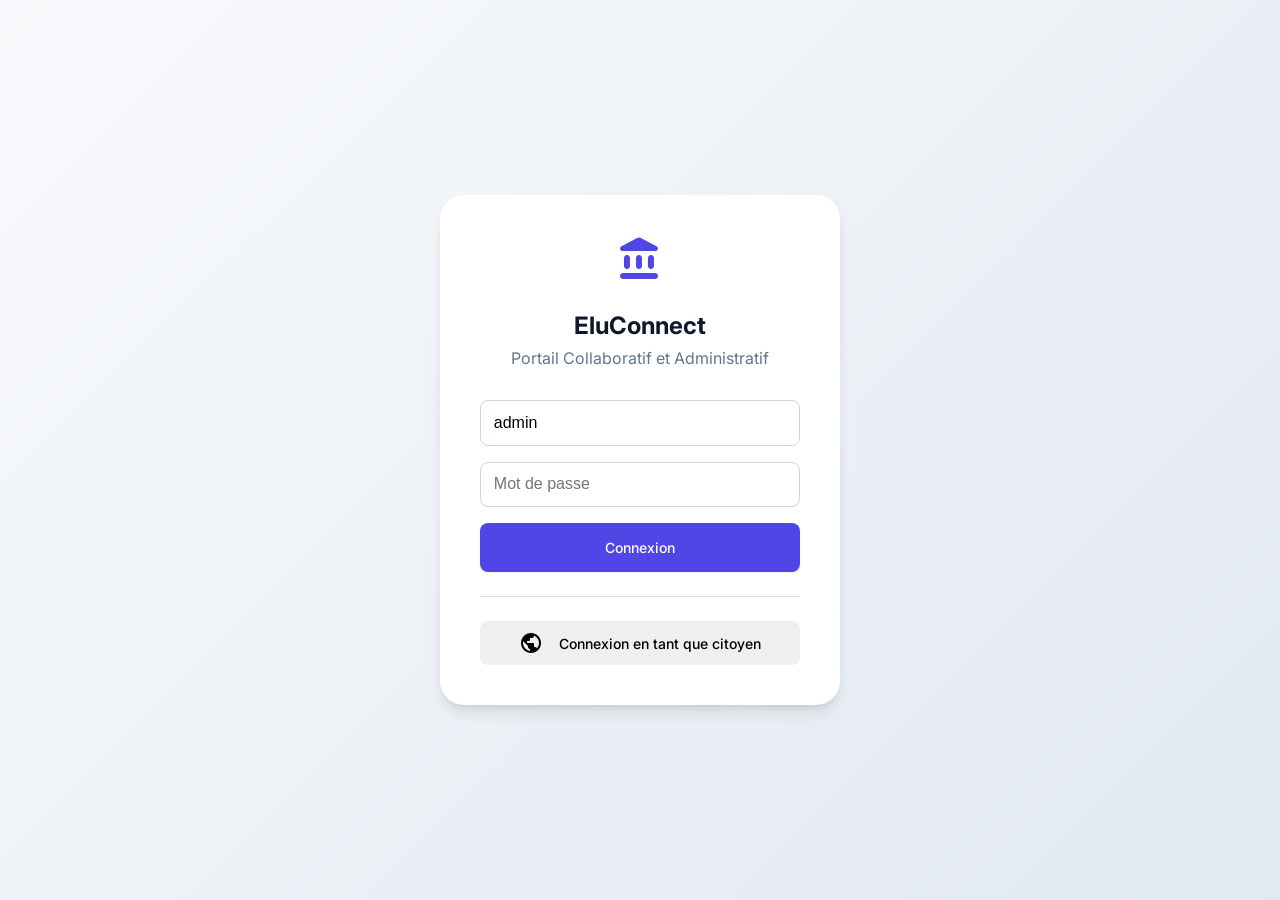
<file: Outils élus/index.html>
<!DOCTYPE html>
<html lang="fr" data-theme="light">
<head>
    <meta charset="UTF-8">
    <meta name="viewport" content="width=device-width, initial-scale=1.0, maximum-scale=1.0, user-scalable=no">
    <title>EluConnect</title>
    
    <!-- PWA Manifest -->
    <link rel="manifest" href="manifest.json">
    <meta name="theme-color" content="#4f46e5">
    <meta name="description" content="Plateforme moderne de gestion pour les élus communaux et techniciens.">
    <link rel="apple-touch-icon" href="icon-192.png">

    <!-- CSS -->
    <link rel="stylesheet" href="style.css">
    
    <!-- Google Fonts: Inter -->
    <link rel="preconnect" href="https://fonts.googleapis.com">
    <link rel="preconnect" href="https://fonts.gstatic.com" crossorigin>
    <link href="https://fonts.googleapis.com/css2?family=Inter:wght@300;400;500;600;700;800&display=swap" rel="stylesheet">
    
    <!-- Material Icons -->
    <link href="https://fonts.googleapis.com/icon?family=Material+Icons+Round" rel="stylesheet">
</head>
<body>
    <!-- App Container -->
    <div id="app" class="app-container">
        <!-- Vues gérées dynamiquement par app.js -->
        <div id="loader" class="loader-view">
            <div class="spinner"></div>
            <p>Chargement d'EluConnect...</p>
        </div>
    </div>

    <!-- Scripts -->
    <script src="app.js"></script>
    
    <!-- Désinstallation forcée de l'ancien Service Worker pour empêcher le blocage du cache -->
    <script>
        if ('serviceWorker' in navigator) {
            navigator.serviceWorker.getRegistrations().then(function(registrations) {
                for(let registration of registrations) {
                    registration.unregister();
                    console.log("Service Worker désinstallé (vide le cache) !");
                }
            });
        }
    </script>
</body>
</html>
</file>
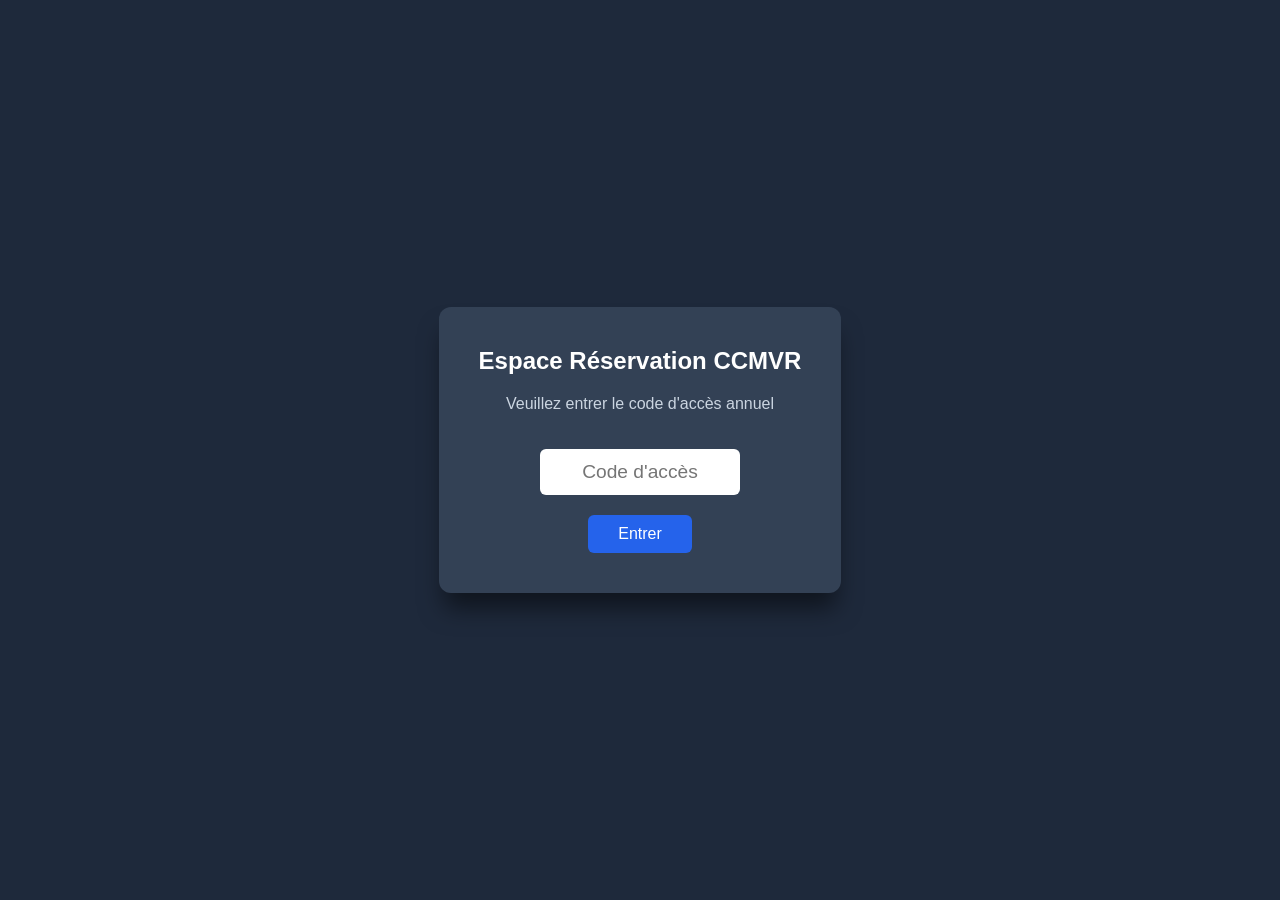
<file: Réservation matériel pédagogique/index.html>
<!DOCTYPE html>
<html lang="fr">

<head>
    <meta charset="UTF-8">
    <meta name="viewport" content="width=device-width, initial-scale=1.0">
    <title>Réservation Matériel CCMVR</title>
    <!-- Icônes FontAwesome -->
    <link href="https://cdnjs.cloudflare.com/ajax/libs/font-awesome/6.0.0/css/all.min.css" rel="stylesheet">

    <style>
        /* --- STYLES GÉNÉRAUX --- */
        :root {
            --primary: #2563eb;
            --primary-hover: #1d4ed8;
            --bg-color: #f8fafc;
            --text-color: #334155;
            --border-color: #e2e8f0;
        }

        body {
            margin: 0;
            padding: 0;
            font-family: 'Segoe UI', Roboto, Helvetica, Arial, sans-serif;
            background-color: var(--bg-color);
            color: var(--text-color);
        }

        * {
            box-sizing: border-box;
        }

        /* --- ÉCRAN DE VERROUILLAGE (Accès Général) --- */
        #access-lock-screen {
            position: fixed;
            inset: 0;
            z-index: 10000;
            background: #1e293b;
            color: white;
            display: flex;
            flex-direction: column;
            align-items: center;
            justify-content: center;
        }

        .lock-box {
            text-align: center;
            background: #334155;
            padding: 40px;
            border-radius: 12px;
            box-shadow: 0 20px 25px -5px rgba(0, 0, 0, 0.5);
        }

        .lock-input {
            padding: 12px;
            font-size: 1.2rem;
            border-radius: 6px;
            border: none;
            text-align: center;
            margin-top: 20px;
            width: 200px;
            color: #333;
        }

        .lock-btn {
            display: block;
            margin: 20px auto 0;
            padding: 10px 30px;
            font-size: 1rem;
            background: var(--primary);
            color: white;
            border: none;
            border-radius: 6px;
            cursor: pointer;
            transition: 0.3s;
        }

        .lock-btn:hover {
            background: var(--primary-hover);
        }

        /* --- APPLICATION PRINCIPALE --- */
        #app-container {
            display: none;
            height: 100vh;
            flex-direction: column;
        }

        /* Header */
        header {
            background: white;
            padding: 15px 20px;
            border-bottom: 1px solid var(--border-color);
            display: flex;
            justify-content: space-between;
            align-items: center;
            flex-wrap: wrap;
            gap: 15px;
        }

        .logo-area {
            display: flex;
            align-items: center;
            gap: 15px;
        }

        .logo-box {
            height: 50px;
            width: 80px;
            border: 2px solid #dbeafe;
            color: #1e40af;
            display: flex;
            align-items: center;
            justify-content: center;
            font-weight: bold;
            border-radius: 4px;
            background: white;
        }

        .app-title {
            border-left: 3px solid #cbd5e1;
            padding-left: 15px;
        }

        .app-title-header {
            display: flex;
            align-items: center;
            gap: 10px;
        }

        .app-title h1 {
            font-size: 1.25rem;
            font-weight: 700;
            margin: 0;
            color: #1e293b;
        }

        .app-title p {
            font-size: 0.85rem;
            color: #64748b;
            margin: 0;
        }

        /* Boutons */
        .btn {
            padding: 8px 16px;
            border-radius: 6px;
            border: none;
            cursor: pointer;
            font-size: 0.9rem;
            font-weight: 600;
            display: inline-flex;
            align-items: center;
            gap: 8px;
            transition: opacity 0.2s;
        }

        .btn:hover {
            opacity: 0.9;
        }

        .btn-primary {
            background-color: var(--primary);
            color: white;
        }

        .btn-success {
            background-color: #16a34a;
            color: white;
        }

        .btn-danger {
            background-color: #ef4444;
            color: white;
        }

        .btn-ghost {
            background: transparent;
            color: #64748b;
            font-size: 1.1rem;
            padding: 8px;
            border: 1px solid transparent;
        }

        .btn-ghost:hover {
            background-color: #f1f5f9;
        }

        /* Loader de données */
        #data-loader {
            position: absolute;
            inset: 0;
            background: rgba(255, 255, 255, 0.95);
            z-index: 5000;
            display: none;
            flex-direction: column;
            align-items: center;
            justify-content: center;
        }

        .spinner {
            width: 40px;
            height: 40px;
            border: 4px solid var(--border-color);
            border-top: 4px solid var(--primary);
            border-radius: 50%;
            animation: spin 1s linear infinite;
        }

        @keyframes spin {
            0% {
                transform: rotate(0deg);
            }

            100% {
                transform: rotate(360deg);
            }
        }

        /* Calendrier principal */
        .calendar-controls {
            padding: 15px 20px;
            background: white;
            display: flex;
            justify-content: space-between;
            align-items: center;
            border-bottom: 1px solid var(--border-color);
        }

        .calendar-wrapper {
            padding: 20px;
            overflow-x: auto;
            background: white;
            flex: 1;
        }

        .calendar-grid {
            display: grid;
            grid-template-columns: 220px repeat(var(--days-in-month, 30), minmax(40px, 1fr));
            border: 1px solid var(--border-color);
            min-width: 900px;
        }

        .cal-cell {
            padding: 8px;
            text-align: center;
            font-size: 0.85rem;
            border-right: 1px solid var(--border-color);
            border-bottom: 1px solid var(--border-color);
            background: #f8fafc;
            min-height: 50px;
            height: auto;
            position: relative;
            display: flex;
            align-items: center;
            justify-content: center;
        }

        .cal-header {
            font-weight: 600;
            background: #f1f5f9;
            height: auto;
            display: flex;
            flex-direction: column;
            justify-content: center;
        }

        .cal-weekend {
            background-color: #fff7ed;
            color: #9a3412;
        }

        .equip-row-header {
            position: sticky;
            left: 0;
            z-index: 10;
            background: white;
            text-align: left;
            padding: 10px 15px;
            font-weight: 600;
            color: #334155;
            display: flex;
            align-items: center;
            justify-content: space-between;
            border-right: 2px solid var(--border-color);
            border-bottom: 1px solid var(--border-color);
            min-height: 50px;
            height: auto;
            cursor: pointer;
            transition: 0.2s;
            gap: 10px;
        }

        .equip-row-header:hover {
            background-color: #f0f9ff;
            color: var(--primary);
        }

        /* Barres de réservation */
        .resa-bar {
            position: absolute;
            top: 15%;
            left: 0;
            height: 70%;
            background-color: var(--primary);
            color: white;
            font-size: 0.75rem;
            padding: 0 8px;
            display: flex;
            align-items: center;
            border-radius: 4px;
            overflow: hidden;
            white-space: nowrap;
            z-index: 5;
            cursor: pointer;
            box-shadow: 0 2px 4px rgba(0, 0, 0, 0.1);
            margin: 0;
        }

        .resa-bar.admin-mode {
            background-color: #ef4444;
        }

        /* Admin Panel */
        #admin-panel {
            background: #f1f5f9;
            padding: 20px;
            border-top: 1px solid var(--border-color);
            display: none;
        }

        #admin-list {
            display: grid;
            grid-template-columns: repeat(auto-fill, minmax(250px, 1fr));
            gap: 10px;
            margin-top: 15px;
        }

        .admin-item {
            background: white;
            padding: 8px 12px;
            border: 1px solid var(--border-color);
            border-radius: 6px;
            display: flex;
            align-items: center;
            gap: 10px;
        }

        .admin-item button:disabled {
            opacity: 0.3;
            cursor: default;
        }

        /* Admin Sections Deployables (Accordéon) */
        .admin-section-header {
            cursor: pointer;
            padding: 12px 15px;
            background: white;
            border: 1px solid var(--border-color);
            border-radius: 6px;
            display: flex;
            justify-content: space-between;
            align-items: center;
            transition: background 0.2s;
            margin-bottom: 10px;
            box-shadow: 0 1px 3px rgba(0, 0, 0, 0.05);
        }

        .admin-section-header:hover {
            background: #e2e8f0;
        }

        .admin-section-content {
            display: none;
            padding: 10px 5px 20px 5px;
            animation: fadeIn 0.3s ease;
        }

        .admin-toggle-icon {
            transition: transform 0.3s;
            color: #64748b;
            font-size: 1.1rem;
        }

        @keyframes fadeIn {
            from {
                opacity: 0;
                transform: translateY(-5px);
            }

            to {
                opacity: 1;
                transform: translateY(0);
            }
        }

        /* Modales */
        .modal-overlay {
            display: none;
            position: fixed;
            inset: 0;
            background: rgba(0, 0, 0, 0.5);
            z-index: 6000;
            align-items: center;
            justify-content: center;
            padding: 20px;
        }

        .modal-box {
            background: white;
            width: 100%;
            max-width: 500px;
            border-radius: 8px;
            padding: 25px;
            box-shadow: 0 10px 25px rgba(0, 0, 0, 0.3);
            max-height: 90vh;
            overflow-y: auto;
            position: relative;
            animation: slideIn 0.3s ease;
        }

        @keyframes slideIn {
            from {
                transform: translateY(20px);
                opacity: 0;
            }

            to {
                transform: translateY(0);
                opacity: 1;
            }
        }

        /* Formulaires */
        .form-group {
            margin-bottom: 15px;
        }

        .form-group label {
            display: block;
            margin-bottom: 5px;
            font-weight: 600;
            font-size: 0.9rem;
        }

        .form-control {
            width: 100%;
            padding: 10px;
            border: 1px solid var(--border-color);
            border-radius: 6px;
        }

        /* Mini Calendrier */
        .mini-cal-grid {
            display: grid;
            grid-template-columns: repeat(7, 1fr);
            gap: 4px;
            margin-top: 10px;
        }

        .mini-day {
            padding: 6px;
            text-align: center;
            font-size: 0.85rem;
            border-radius: 4px;
            transition: 0.2s;
            user-select: none;
        }

        .day-busy {
            background: #fee2e2;
            color: #991b1b;
            text-decoration: line-through;
            opacity: 0.6;
        }

        .day-free {
            background: #dcfce7;
            color: #166534;
            cursor: pointer;
        }

        .day-free:hover {
            background: #bbf7d0;
        }

        .day-sel {
            background: var(--primary);
            color: white;
            font-weight: bold;
            cursor: pointer;
            box-shadow: 0 2px 4px rgba(37, 99, 235, 0.4);
        }

        .day-sel:hover {
            background: var(--primary-hover);
        }

        /* Trigger Admin Caché */
        #secret-trigger {
            position: fixed;
            bottom: 0;
            right: 0;
            width: 30px;
            height: 30px;
            z-index: 9000;
            cursor: default;
        }
    </style>
</head>

<body>

    <!-- 1. ÉCRAN DE VERROUILLAGE GÉNÉRAL -->
    <div id="access-lock-screen">
        <div class="lock-box">
            <h2 style="margin-top:0;">Espace Réservation CCMVR</h2>
            <p style="color:#cbd5e1;">Veuillez entrer le code d'accès annuel</p>
            <input type="password" id="global-access-code" class="lock-input" placeholder="Code d'accès" onkeyup="if(event.key==='Enter')app.checkAccess()">
            <button onclick="app.checkAccess()" class="lock-btn">Entrer</button>
            <p id="access-error" style="color:#ef4444; margin-top:15px; display:none;">Code incorrect</p>
        </div>
    </div>

    <!-- 2. APPLICATION -->
    <div id="app-container">

        <!-- Loader Données -->
        <div id="data-loader">
            <div class="spinner"></div>
            <div style="margin-top:15px; font-weight:600;">Connexion à la base de données...</div>
            <div id="connection-error" style="display:none; color:red; margin-top:10px; text-align:center;">
                Impossible de joindre le serveur.<br>Le réseau bloque peut-être la connexion.
            </div>
        </div>

        <header>
            <div class="logo-area">
                <div class="logo-box">CCMVR</div>
                <div class="app-title">
                    <div class="app-title-header">
                        <h1>Réservation Matériel</h1>
                    </div>
                    <p>Service Vie Associative</p>
                </div>
            </div>
            <div style="display:flex; align-items:center; gap:10px; flex-wrap: wrap; justify-content: flex-end;">
                <div id="admin-badge"
                    style="display:none; background:#fee2e2; color:#991b1b; padding:4px 10px; border-radius:20px; font-size:0.75rem; font-weight:bold; border:1px solid #fecaca;">
                    MODE ADMIN</div>

                <button onclick="app.openModal('modal-reglement')" class="btn btn-ghost"
                    style="padding: 8px 16px; font-size: 0.95rem; border: 1px solid #cbd5e1; background: #f8fafc; color: #1e293b;"
                    title="Voir le règlement">
                    <i class="fas fa-file-contract"></i> Règlement
                </button>

                <button onclick="app.openModal('modal-res')" class="btn btn-primary"><i class="fas fa-plus"></i>
                    Nouvelle Réservation</button>
                <button id="btn-login" onclick="app.openModal('modal-login')" class="btn btn-ghost"
                    style="padding: 8px; color:#64748b;" title="Espace Administrateur"><i
                        class="fas fa-lock"></i></button>
                <button id="btn-logout" onclick="app.logout()" class="btn btn-ghost"
                    style="display:none; padding: 8px; color:#ef4444;" title="Déconnexion"><i
                        class="fas fa-sign-out-alt"></i></button>
            </div>
        </header>

        <div class="calendar-controls">
            <button onclick="app.navMonth(-1)" class="btn btn-ghost"><i class="fas fa-chevron-left"></i></button>
            <span id="current-month" style="font-size: 1.2rem; font-weight: 700; text-transform: capitalize;">...</span>
            <button onclick="app.navMonth(1)" class="btn btn-ghost"><i class="fas fa-chevron-right"></i></button>
        </div>

        <div class="calendar-wrapper">
            <div id="calendar" class="calendar-grid"></div>
        </div>

        <!-- Panneau Admin -->
        <div id="admin-panel">
            <h2 style="margin-top:0; color:#1e293b; margin-bottom: 15px; font-size: 1.1rem;"><i
                    class="fas fa-shield-alt" style="color:#ef4444;"></i> Panneau d'Administration</h2>

            <!-- SECTION MATERIEL (Déployable) -->
            <div class="admin-section-header" onclick="app.toggleAdminSection('admin-content-mat', 'icon-mat')">
                <div style="display:flex; align-items:center; gap:15px;">
                    <h3 style="margin:0; color:#334155; font-size: 1rem;"><i class="fas fa-cogs"></i> Gestion Matériel
                    </h3>
                    <!-- preventDefault / stopPropagation pour éviter d'ouvrir/fermer en cliquant sur "Trier" -->
                    <button onclick="event.stopPropagation(); app.sort()" class="btn"
                        style="background:white; border:1px solid #cbd5e1; padding: 4px 10px; font-size: 0.8rem;">Trier
                        A-Z</button>
                </div>
                <i id="icon-mat" class="fas fa-chevron-down admin-toggle-icon"></i>
            </div>

            <div id="admin-content-mat" class="admin-section-content">
                <div style="display:flex; gap:10px; margin-bottom:15px;">
                    <input type="text" id="new-name" class="form-control" placeholder="Nom de l'équipement"
                        style="flex:1;">
                    <input type="text" id="new-desc" class="form-control" placeholder="Description courte"
                        style="flex:1;">
                    <button onclick="app.addEquip()" class="btn btn-success">Ajouter</button>
                </div>
                <div id="admin-list"></div>
            </div>

            <!-- SECTION ADMIN RÈGLEMENT (Déployable) -->
            <div class="admin-section-header" onclick="app.toggleAdminSection('admin-content-reg', 'icon-reg')">
                <h3 style="margin:0; color:#334155; font-size: 1rem;"><i class="fas fa-file-contract"></i> Gestion du
                    Règlement</h3>
                <i id="icon-reg" class="fas fa-chevron-down admin-toggle-icon"></i>
            </div>

            <div id="admin-content-reg" class="admin-section-content">
                <div style="display:flex; flex-direction: column; gap:10px; max-width: 800px;">
                    <textarea id="admin-reglement-text" class="form-control" rows="8" style="resize: vertical;"
                        placeholder="Saisissez le texte du règlement ici..."></textarea>
                    <button onclick="app.saveReglement()" id="btn-save-reglement" class="btn btn-primary"
                        style="align-self: flex-start;">Enregistrer les modifications</button>
                </div>
            </div>
        </div>
    </div>

    <!-- MODALES -->

    <!-- Règlement -->
    <div id="modal-reglement" class="modal-overlay">
        <div class="modal-box" style="max-width: 600px;">
            <button onclick="app.closeModals()"
                style="position:absolute; top:15px; right:15px; border:none; background:none; font-size:1.5rem; cursor:pointer; color:#94a3b8;">&times;</button>
            <h3 style="margin-top:0; color:#1e293b; display:flex; align-items:center; gap:10px;">
                <i class="fas fa-book-open" style="color:var(--primary);"></i> Règlement
            </h3>
            <!-- Le contenu du règlement est injecté ici, white-space préserve les retours à la ligne -->
            <div id="reglement-content"
                style="line-height: 1.6; color: #334155; font-size: 0.95rem; text-align: justify; margin-top:20px; white-space: pre-wrap;">
                Chargement du règlement...
            </div>
            <button onclick="app.closeModals()" class="btn btn-primary" style="width:100%; margin-top:25px;">J'ai
                compris</button>
        </div>
    </div>

    <!-- Réservation -->
    <div id="modal-res" class="modal-overlay">
        <div class="modal-box">
            <button onclick="app.closeModals()"
                style="position:absolute; top:15px; right:15px; border:none; background:none; font-size:1.5rem; cursor:pointer; color:#94a3b8;">&times;</button>
            <h3 style="margin-top:0; color:#1e293b;">Réserver</h3>
            <form onsubmit="return false;">
                <div class="form-group">
                    <label>Structure / Nom de l'association</label>
                    <input type="text" id="res-asso" class="form-control" required placeholder="Ex: Club Sportif">
                </div>

                <div class="form-group">
                    <label>Matériel</label>
                    <select id="res-equip" class="form-control" onchange="app.resetMiniSelection()"></select>
                </div>

                <!-- Mini Calendrier -->
                <div
                    style="background:#f8fafc; padding:15px; border-radius:6px; margin-bottom:15px; border:1px solid #e2e8f0;">
                    <div style="font-size:0.8rem; color:#64748b; margin-bottom:10px; text-align:center;">
                        <i class="fas fa-hand-pointer"></i> Cliquez directement sur le planning : <br><b>1er clic</b> =
                        Début / <b>2ème clic</b> = Fin / <b>3ème clic</b> = Réinitialiser
                    </div>
                    <div style="display:flex; justify-content:space-between; margin-bottom:5px; align-items: center;">
                        <span id="mini-month" style="font-weight:bold; text-transform:capitalize;"></span>
                        <div>
                            <button onclick="app.navMini(-1)"
                                style="border:none; background:none; cursor:pointer; padding:5px;"><i
                                    class="fas fa-chevron-left"></i></button>
                            <button onclick="app.navMini(1)"
                                style="border:none; background:none; cursor:pointer; padding:5px;"><i
                                    class="fas fa-chevron-right"></i></button>
                        </div>
                    </div>
                    <div id="mini-cal" class="mini-cal-grid"></div>
                </div>

                <div style="display:flex; gap:10px;">
                    <div class="form-group" style="flex:1;"><label>Début</label><input type="date" id="res-start"
                            class="form-control" required onchange="app.syncManualDates()"></div>
                    <div class="form-group" style="flex:1;"><label>Fin</label><input type="date" id="res-end"
                            class="form-control" required onchange="app.syncManualDates()"></div>
                </div>
                <button onclick="app.saveResa()" class="btn btn-primary"
                    style="width:100%; padding: 12px; font-size: 1rem;">Confirmer la réservation</button>
            </form>
        </div>
    </div>

    <!-- Détails Matériel & Notes -->
    <div id="modal-det" class="modal-overlay">
        <div class="modal-box">
            <button onclick="app.closeModals()"
                style="position:absolute; top:15px; right:15px; border:none; background:none; font-size:1.5rem; cursor:pointer; color:#94a3b8;">&times;</button>
            <h3 id="det-title" style="margin-top:0; color:#1e293b;"></h3>
            <div style="background:#eff6ff; padding:15px; border-radius:6px; margin-bottom:20px;">
                <div style="font-weight:bold; color:#1e40af; font-size:0.8rem; margin-bottom:5px;">DESCRIPTION</div>
                <div id="det-desc" style="font-style:italic;"></div>
            </div>
            <div style="border-top:1px solid #e2e8f0; padding-top:15px;">
                <h4 style="margin:0 0 10px 0;">Notes & État du matériel</h4>
                <div id="notes-list" style="max-height:180px; overflow-y:auto; margin-bottom:15px; padding-right:5px;">
                </div>
                <div style="display:flex; gap:8px;">
                    <input type="text" id="note-auth" placeholder="Votre Nom" class="form-control" style="width:30%;">
                    <input type="text" id="note-text" placeholder="Remarque, détérioration..." class="form-control"
                        style="flex:1;">
                    <button onclick="app.addNote()" class="btn btn-primary">Ok</button>
                </div>
            </div>
        </div>
    </div>

    <!-- Login Admin -->
    <div id="modal-login" class="modal-overlay">
        <div class="modal-box" style="max-width:300px; text-align:center;">
            <button onclick="app.closeModals()"
                style="position:absolute; top:10px; right:10px; border:none; background:none; font-size:1.5rem; cursor:pointer;">&times;</button>
            <h3 style="color:#1e293b;">Connexion Admin</h3>
            <input type="text" id="login-user" class="form-control" placeholder="Utilisateur"
                style="text-align:center; margin-bottom:10px;">
            <input type="password" id="login-pass" class="form-control" placeholder="Mot de passe"
                style="text-align:center; margin-bottom:15px;" onkeyup="if(event.key==='Enter')app.login()">
            <button onclick="app.login()" class="btn btn-primary" style="width:100%;">Entrer</button>
        </div>
    </div>

    <!-- Trigger Admin Caché supprimé en faveur du cadenas -->

    <script>
        (function () {
            // --- 1. CONFIGURATION ---
            const GLOBAL_CODE = "MAJA00"; // Mot de passe d'entrée général
            const CFG = {
                url: 'https://bnloivgpihtsxydjkgyc.supabase.co',
                key: 'eyJhbGciOiJIUzI1NiIsInR5cCI6IkpXVCJ9.eyJpc3MiOiJzdXBhYmFzZSIsInJlZiI6ImJubG9pdmdwaWh0c3h5ZGprZ3ljIiwicm9sZSI6ImFub24iLCJpYXQiOjE3NzE0MDY4MjIsImV4cCI6MjA4Njk4MjgyMn0.U1p2xnYLprSO8-w-6mlG9BMO4_-A916XGmsKQ5WkdEg'
            };

            // Utilitaires de dates robustes pour éviter les bugs de fuseaux horaires
            const utils = {
                // Formate une date locale en "YYYY-MM-DD"
                formatDate: (d) => {
                    const y = d.getFullYear();
                    const m = String(d.getMonth() + 1).padStart(2, '0');
                    const day = String(d.getDate()).padStart(2, '0');
                    return `${y}-${m}-${day}`;
                },
                // Parse un "YYYY-MM-DD" en un objet Date strictement local à minuit
                parseDate: (str) => {
                    const [y, m, d] = str.split('-');
                    return new Date(y, m - 1, d);
                },
                // Calcule le nombre de jours entre deux objets Date
                diffDays: (d1, d2) => Math.round((d2.getTime() - d1.getTime()) / 86400000)
            };

            // --- 2. API SIMULATEUR LOCALSTORAGE ---
            const API = {
                headers: {},
                async req(ep, method = 'GET', body = null) {
                    try {
                        const dbInit = () => {
                            if (!localStorage.getItem('ccmvr_eq')) {
                                localStorage.setItem('ccmvr_eq', JSON.stringify([
                                    { id: 1, name: "Valise de Tablettes (10x iPad)", description: "Lot de 10 tablettes avec applications éducatives installées.", order: 0 },
                                    { id: 2, name: "Vidéoprojecteur Interactif", description: "Vidéoprojecteur focale courte avec stylet.", order: 1 },
                                    { id: 3, name: "Kit Robotique Ozobot (6x)", description: "Mini robots pour apprentissage de la programmation.", order: 2 },
                                    { id: 4, name: "Enceinte Nomade Bluetooth", description: "Enceinte portable puissante avec micro sans fil.", order: 3 },
                                    { id: 5, name: "Mallette de Casques VR", description: "4 casques de réalité virtuelle autonomes pour visites.", order: 4 }
                                ]));
                            }
                            if (!localStorage.getItem('ccmvr_rs')) {
                                localStorage.setItem('ccmvr_rs', JSON.stringify([]));
                            }
                            if (!localStorage.getItem('ccmvr_nt')) {
                                localStorage.setItem('ccmvr_nt', JSON.stringify([
                                    { id: 1, date: "2026-06-25T12:00:00.000Z", author: "Conseiller Pédagogique", content: "Pensez à charger les tablettes après chaque utilisation." },
                                    { id: 2, date: "2026-06-20T10:00:00.000Z", author: "Animateur Réseau", content: "Le vidéoprojecteur interactif nécessite l'installation du logiciel eBeam sur votre PC." }
                                ]));
                            }
                            if (!localStorage.getItem('ccmvr_st')) {
                                localStorage.setItem('ccmvr_st', JSON.stringify([
                                    { setting_key: "reglement", setting_value: "Règlement d'utilisation du matériel pédagogique de la CCMVR :\n1. Le matériel doit être réservé au moins 48 heures à l'avance.\n2. L'emprunteur s'engage à restituer le matériel dans son état d'origine.\n3. En cas de dysfonctionnement, le signaler immédiatement au service technique." }
                                ]));
                            }
                        };
                        dbInit();

                        const urlParts = ep.split('?');
                        const tableRaw = urlParts[0];
                        const queryStr = urlParts[1] || '';
                        
                        let tableKey = '';
                        if (tableRaw === 'equipment') tableKey = 'ccmvr_eq';
                        else if (tableRaw === 'reservations') tableKey = 'ccmvr_rs';
                        else if (tableRaw === 'notes') tableKey = 'ccmvr_nt';
                        else if (tableRaw === 'settings') tableKey = 'ccmvr_st';
                        
                        let data = JSON.parse(localStorage.getItem(tableKey) || '[]');

                        if (method === 'GET') {
                            if (queryStr.includes('setting_key=eq.reglement')) {
                                return data.filter(item => item.setting_key === 'reglement');
                            }
                            if (tableRaw === 'equipment') {
                                data.sort((a, b) => a.order - b.order);
                            } else if (tableRaw === 'notes') {
                                data.sort((a, b) => new Date(b.date) - new Date(a.date));
                            }
                            return data;
                        } 
                        else if (method === 'POST') {
                            const newRecord = { ...body };
                            if (!newRecord.id && tableRaw !== 'settings') {
                                newRecord.id = Date.now() + Math.floor(Math.random() * 1000);
                            }
                            if (tableRaw === 'reservations') {
                                newRecord.created_at = new Date().toISOString();
                            } else if (tableRaw === 'notes') {
                                newRecord.date = new Date().toISOString();
                            }
                            data.push(newRecord);
                            localStorage.setItem(tableKey, JSON.stringify(data));
                            return true;
                        } 
                        else if (method === 'DELETE') {
                            const match = queryStr.match(/id=eq\.(\d+)/);
                            if (match) {
                                const idToDel = parseInt(match[1]);
                                data = data.filter(item => item.id !== idToDel);
                                localStorage.setItem(tableKey, JSON.stringify(data));
                                return true;
                            }
                            return false;
                        } 
                        else if (method === 'PATCH') {
                            if (queryStr.includes('setting_key=eq.reglement')) {
                                let record = data.find(item => item.setting_key === 'reglement');
                                if (record) {
                                    Object.assign(record, body);
                                } else {
                                    data.push({ setting_key: 'reglement', ...body });
                                }
                                localStorage.setItem(tableKey, JSON.stringify(data));
                                return true;
                            }
                            const match = queryStr.match(/id=eq\.(\d+)/);
                            if (match) {
                                const idToUpdate = parseInt(match[1]);
                                let record = data.find(item => item.id === idToUpdate);
                                if (record) {
                                    Object.assign(record, body);
                                    localStorage.setItem(tableKey, JSON.stringify(data));
                                    return true;
                                }
                            }
                            return false;
                        }
                    } catch (e) {
                        console.error("Erreur API Simulée:", e);
                        return null;
                    }
                }
            };

            // État de l'application
            const state = {
                date: new Date(),
                miniDate: new Date(),
                data: { eq: [], rs: [], nt: [], reglement: "" },
                admin: false,
                detId: null,
                // États du système de sélection au clic
                selStart: null,
                selEnd: null,
                clickStep: 0
            };

            // --- 3. APPLICATION ---
            window.app = {
                // Etape 1: Vérification du code d'accès
                checkAccess() {
                    const input = document.getElementById('global-access-code').value;
                    if (input === GLOBAL_CODE) {
                        document.getElementById('access-lock-screen').style.display = 'none';
                        document.getElementById('app-container').style.display = 'flex';
                        this.init();
                    } else {
                        document.getElementById('access-error').style.display = 'block';
                    }
                },

                // Etape 2: Initialisation
                async init() {
                    document.getElementById('data-loader').style.display = 'flex';
                    setTimeout(() => {
                        if (document.getElementById('data-loader').style.display !== 'none')
                            document.getElementById('connection-error').style.display = 'block';
                    }, 6000);

                    await this.refresh();
                    document.getElementById('data-loader').style.display = 'none';
                },

                async refresh() {
                    const [e, r, n, s] = await Promise.all([
                        API.req('equipment?select=*&order=order.asc'),
                        API.req('reservations?select=*'),
                        API.req('notes?select=*&order=date.desc'), // Trier notes par date décroissante
                        API.req('settings?setting_key=eq.reglement') // Récupérer le règlement
                    ]);

                    if (e) state.data.eq = e;
                    if (r) state.data.rs = r;
                    if (n) state.data.nt = n;

                    if (s && s.length > 0) {
                        state.data.reglement = s[0].setting_value;
                    } else {
                        state.data.reglement = "Aucun règlement n'a été défini pour le moment.";
                    }

                    // MAJ du texte dans la modale et l'admin
                    document.getElementById('reglement-content').innerText = state.data.reglement;

                    this.render();
                    if (state.admin) this.renderAdmin();
                },

                // --- RENDU GRAPHIQUE ---
                render() {
                    const y = state.date.getFullYear(), m = state.date.getMonth();
                    const daysInMonth = new Date(y, m + 1, 0).getDate();
                    document.getElementById('current-month').innerText = state.date.toLocaleDateString('fr-FR', { month: 'long', year: 'numeric' });

                    const grid = document.getElementById('calendar');
                    grid.innerHTML = '';
                    grid.style.setProperty('--days-in-month', daysInMonth);

                    // Header Dates
                    grid.appendChild(this.el('div', 'cal-cell cal-header', 'Matériel'));
                    for (let i = 1; i <= daysInMonth; i++) {
                        const d = new Date(y, m, i);
                        const we = d.getDay() === 0 || d.getDay() === 6;
                        grid.appendChild(this.el('div', `cal-cell cal-header ${we ? 'cal-weekend' : ''}`, `<div>${d.toLocaleDateString('fr-FR', { weekday: 'narrow' })}</div><div>${i}</div>`));
                    }

                    const firstDayStr = utils.formatDate(new Date(y, m, 1));
                    const lastDayStr = utils.formatDate(new Date(y, m, daysInMonth));

                    // Lignes Matériel
                    state.data.eq.forEach(e => {
                        const rowHead = this.el('div', 'equip-row-header', `<span>${e.name}</span> <i class="fas fa-info-circle" style="color:#cbd5e1"></i>`);
                        rowHead.onclick = (ev) => {
                            if (state.admin) {
                                // Si on clique sur l'icône d'info, on ouvre la modale de détails (pour éditer la description par ex)
                                if (ev.target.classList.contains('fa-info-circle')) {
                                    this.showDet(e.id);
                                } else {
                                    // Sinon, comportement actuel : prompt pour le nom
                                    const newName = prompt("Nouveau nom pour : " + e.name, e.name);
                                    if (newName && newName !== e.name) this.updateEq(e.id, { name: newName });
                                }
                            } else {
                                this.showDet(e.id);
                            }
                        };
                        grid.appendChild(rowHead);

                        for (let i = 1; i <= daysInMonth; i++) {
                            const cellDateStr = utils.formatDate(new Date(y, m, i));
                            const cell = this.el('div', 'cal-cell');
                            if ((new Date(y, m, i).getDay() % 6) === 0) cell.classList.add('cal-weekend');

                            // Affichage Réservations
                            const res = state.data.rs.filter(r => r.equipId == e.id);
                            res.forEach(r => {
                                // Si la réservation traverse cette cellule
                                if (cellDateStr >= r.start && cellDateStr <= r.end) {
                                    // On affiche la barre UNIQUEMENT le premier jour de la résa OU le 1er du mois
                                    if (cellDateStr === r.start || i === 1) {
                                        const bar = this.el('div', `resa-bar ${state.admin ? 'admin-mode' : ''}`, r.assoName);

                                        // Calcul précis du point de départ et de fin dans le mois courant
                                        const startStr = (r.start < firstDayStr) ? firstDayStr : r.start;
                                        const endStr = (r.end > lastDayStr) ? lastDayStr : r.end;

                                        const startD = utils.parseDate(startStr);
                                        const endD = utils.parseDate(endStr);

                                        // Nombre de jours couverts visuellement ce mois-ci
                                        const span = utils.diffDays(startD, endD) + 1;

                                        // Largeur exacte: nb jours * 100% + bordures pour éviter tout décalage visuel
                                        bar.style.width = `calc(${span * 100}% + ${span - 1}px)`;
                                        bar.title = `${r.assoName} (Du ${r.start.split('-').reverse().join('/')} au ${r.end.split('-').reverse().join('/')})`;

                                        bar.onclick = (ev) => {
                                            ev.stopPropagation();
                                            if (state.admin) { if (confirm(`Supprimer la réservation de ${r.assoName} ?`)) this.delRes(r.id); }
                                            else alert(`Réservé par : ${r.assoName}\nDu : ${r.start.split('-').reverse().join('/')}\nAu : ${r.end.split('-').reverse().join('/')}`);
                                        };
                                        cell.appendChild(bar);
                                    }
                                }
                            });
                            grid.appendChild(cell);
                        }
                    });
                },

                // --- NAVIGATION & UTILS ---
                el(tag, cls, html) {
                    const e = document.createElement(tag);
                    if (cls) e.className = cls;
                    if (html) e.innerHTML = html;
                    return e;
                },
                navMonth(d) { state.date.setMonth(state.date.getMonth() + d); this.render(); },

                // --- ACTIONS UTILISATEUR ---
                openModal(id) {
                    if (id === 'modal-res') {
                        document.getElementById('res-equip').innerHTML = state.data.eq.map(e => `<option value="${e.id}">${e.name}</option>`).join('');
                        this.resetMiniSelection();
                    }
                    document.querySelectorAll('.modal-overlay').forEach(m => m.style.display = 'none');
                    document.getElementById(id).style.display = 'flex';
                },
                closeModals() { document.querySelectorAll('.modal-overlay').forEach(m => m.style.display = 'none'); },

                async saveResa() {
                    const b = {
                        equipId: document.getElementById('res-equip').value,
                        assoName: document.getElementById('res-asso').value,
                        start: document.getElementById('res-start').value,
                        end: document.getElementById('res-end').value,
                        createdAt: new Date().toISOString()
                    };

                    if (!b.assoName || !b.start || !b.end) return alert('Merci de tout remplir.');
                    if (b.start > b.end) return alert('La date de fin est antérieure à la date de début !');

                    // Vérification limite 4 semaines (28 jours)
                    const startD = utils.parseDate(b.start);
                    const endD = utils.parseDate(b.end);
                    const spanDays = utils.diffDays(startD, endD);
                    if (spanDays > 28) return alert('La durée maximale de réservation est de 4 semaines (28 jours max).');

                    // Conflit de dates
                    const conflict = state.data.rs.find(r => r.equipId == b.equipId && b.start <= r.end && b.end >= r.start);
                    if (conflict) return alert('Ce créneau est déjà réservé en partie ou totalement.');

                    const btn = document.querySelector('#modal-res .btn-primary');
                    btn.disabled = true; btn.innerText = "Enregistrement...";

                    await API.req('reservations', 'POST', b);

                    btn.disabled = false; btn.innerText = "Confirmer la réservation";
                    this.closeModals();
                    this.refresh();
                    alert('Réservation confirmée avec succès !');
                },
                async delRes(id) { await API.req(`reservations?id=eq.${id}`, 'DELETE'); this.refresh(); },

                // --- DÉTAILS & NOTES ---
                showDet(id) {
                    state.detId = id;
                    const e = state.data.eq.find(x => x.id == id);
                    const titleEl = document.getElementById('det-title');
                    const descEl = document.getElementById('det-desc');

                    titleEl.innerText = e.name;
                    descEl.innerText = e.description || 'Aucune description disponible.';

                    // Mode Admin : permettre l'édition par clic
                    if (state.admin) {
                        titleEl.style.cursor = 'pointer';
                        titleEl.title = "Cliquer pour modifier le nom";
                        titleEl.onclick = () => {
                            const newName = prompt("Nouveau nom :", e.name);
                            if (newName && newName !== e.name) this.updateEq(e.id, { name: newName });
                        };

                        descEl.style.cursor = 'pointer';
                        descEl.title = "Cliquer pour modifier la description";
                        descEl.onclick = () => {
                            const newDesc = prompt("Nouvelle description :", e.description || "");
                            if (newDesc !== null && newDesc !== e.description) this.updateEq(e.id, { description: newDesc });
                        };
                    } else {
                        titleEl.style.cursor = 'default';
                        titleEl.onclick = null;
                        descEl.style.cursor = 'default';
                        descEl.onclick = null;
                    }

                    const notes = state.data.nt.filter(n => n.equipId == id);
                    document.getElementById('notes-list').innerHTML = notes.map(n => {
                        // Formatage de la date en local (ex: 18/02/2026 à 14:30)
                        const fDate = n.date ? new Date(n.date).toLocaleString('fr-FR', { dateStyle: 'short', timeStyle: 'short' }) : '';
                        // Bouton suppression pour admin
                        const delBtn = state.admin ? `<button onclick="app.delNote(${n.id})" title="Supprimer" style="float:right; color:#ef4444; border:none; background:none; cursor:pointer; font-size:1.1rem;"><i class="fas fa-trash"></i></button>` : '';

                        return `<div style="background:#f1f5f9; padding:10px; margin-bottom:8px; border-radius:6px; font-size:0.9rem; border-left: 3px solid #cbd5e1;">
                        ${delBtn}
                        <b>${n.author}</b> <span style="font-size:0.75rem; color:#64748b; margin-left: 5px;">(${fDate})</span><br>
                        <span style="display:block; margin-top:5px; color:#334155;">${n.text}</span>
                    </div>`;
                    }).join('') || '<div style="color:#94a3b8; text-align:center; padding: 10px;">Aucune note existante</div>';

                    this.openModal('modal-det');
                },
                async addNote() {
                    const txt = document.getElementById('note-text').value;
                    if (!txt) return;
                    await API.req('notes', 'POST', {
                        equipId: state.detId,
                        author: document.getElementById('note-auth').value || 'Anonyme',
                        text: txt,
                        date: new Date().toISOString() // Horodatage précis
                    });
                    document.getElementById('note-text').value = '';
                    await this.refresh();
                    this.showDet(state.detId);
                },
                async delNote(id) {
                    if (confirm('Voulez-vous vraiment supprimer cette note ?')) {
                        await API.req(`notes?id=eq.${id}`, 'DELETE');
                        await this.refresh();
                        this.showDet(state.detId);
                    }
                },

                // --- MINI CALENDRIER INTÉRACTIF ---
                navMini(d) { state.miniDate.setMonth(state.miniDate.getMonth() + d); this.updateMiniCal(); },
                resetMiniSelection() {
                    state.selStart = null;
                    state.selEnd = null;
                    state.clickStep = 0;
                    document.getElementById('res-start').value = '';
                    document.getElementById('res-end').value = '';
                    this.updateMiniCal();
                },
                syncManualDates() {
                    // Synchroniser si l'utilisateur saisit au clavier
                    state.selStart = document.getElementById('res-start').value;
                    state.selEnd = document.getElementById('res-end').value;
                    if (state.selStart && state.selEnd && state.selStart !== state.selEnd) state.clickStep = 2;
                    else if (state.selStart) state.clickStep = 1;
                    else state.clickStep = 0;
                    this.updateMiniCal();
                },
                handleMiniClick(dStr, isBusy) {
                    if (isBusy) return;

                    const eid = document.getElementById('res-equip').value;
                    const res = state.data.rs.filter(r => r.equipId == eid);

                    if (state.clickStep === 0 || state.clickStep === 2) {
                        // Clic 1 ou Clic 3 (Réinitialisation)
                        state.selStart = dStr;
                        state.selEnd = dStr; // Par défaut fin = début
                        state.clickStep = 1;
                    } else if (state.clickStep === 1) {
                        // Clic 2
                        let s = state.selStart;
                        let e = dStr;
                        // Inverser si le 2ème clic est antérieur au premier
                        if (e < s) { e = state.selStart; s = dStr; }

                        // Vérifier si la plage sélectionnée croise une réservation existante
                        const hasConflict = res.some(r => r.end >= s && r.start <= e);
                        if (hasConflict) {
                            alert("Des jours déjà réservés se trouvent dans cette période. La sélection a été réinitialisée.");
                            state.selStart = dStr;
                            state.selEnd = dStr;
                            state.clickStep = 1;
                        } else {
                            // Limiter à 28 jours dès le clic
                            const startD = utils.parseDate(s);
                            const endD = utils.parseDate(e);
                            if (utils.diffDays(startD, endD) > 28) {
                                alert("La réservation ne peut excéder 4 semaines (28 jours max).");
                                return;
                            }

                            state.selStart = s;
                            state.selEnd = e;
                            state.clickStep = 2;
                        }
                    }

                    // Mettre à jour les champs de formulaire visuels
                    document.getElementById('res-start').value = state.selStart;
                    document.getElementById('res-end').value = state.selEnd;
                    this.updateMiniCal();
                },
                updateMiniCal() {
                    const eid = document.getElementById('res-equip').value;
                    const y = state.miniDate.getFullYear(), m = state.miniDate.getMonth();
                    document.getElementById('mini-month').innerText = state.miniDate.toLocaleDateString('fr-FR', { month: 'long', year: 'numeric' });

                    const grid = document.getElementById('mini-cal');
                    grid.innerHTML = '';

                    const dim = new Date(y, m + 1, 0).getDate();
                    const off = (new Date(y, m, 1).getDay() || 7) - 1;

                    // Cases vides avant le 1er du mois
                    for (let i = 0; i < off; i++) grid.appendChild(this.el('div'));

                    const res = state.data.rs.filter(r => r.equipId == eid);

                    for (let i = 1; i <= dim; i++) {
                        const dStr = utils.formatDate(new Date(y, m, i));
                        const isBusy = res.some(r => dStr >= r.start && dStr <= r.end);

                        // Vérifier si ce jour fait partie de la sélection actuelle
                        const isSelected = (state.selStart && dStr === state.selStart) ||
                            (state.selEnd && dStr === state.selEnd) ||
                            (state.selStart && state.selEnd && dStr > state.selStart && dStr < state.selEnd);

                        let className = 'mini-day ';
                        if (isBusy) className += 'day-busy';
                        else if (isSelected) className += 'day-sel';
                        else className += 'day-free';

                        const div = this.el('div', className, i);
                        if (!isBusy) {
                            div.onclick = () => this.handleMiniClick(dStr, isBusy);
                        }
                        grid.appendChild(div);
                    }
                },

                // --- ADMIN (Simulation locale) ---
                async login() {
                    const user = document.getElementById('login-user').value;
                    const pass = document.getElementById('login-pass').value;

                    const btn = document.querySelector('#modal-login .btn-primary');
                    btn.disabled = true; btn.innerText = "Connexion...";

                    // Simuler un léger délai
                    await new Promise(r => setTimeout(r, 400));

                    if (pass === 'MAJA00') {
                        state.admin = true;
                        document.getElementById('admin-panel').style.display = 'block';
                        document.getElementById('admin-badge').style.display = 'block';
                        document.getElementById('btn-login').style.display = 'none';
                        document.getElementById('btn-logout').style.display = 'inline-flex';
                        this.closeModals();
                        this.render();
                        this.renderAdmin();
                    } else {
                        alert("Identifiants incorrects (Le mot de passe de démonstration est MAJA00).");
                    }

                    btn.disabled = false; btn.innerText = "Entrer";
                },
                logout() {
                    state.admin = false;
                    document.getElementById('admin-panel').style.display = 'none';
                    document.getElementById('admin-badge').style.display = 'none';
                    document.getElementById('btn-login').style.display = 'inline-flex';
                    document.getElementById('btn-logout').style.display = 'none';
                    document.getElementById('login-pass').value = '';
                    this.render();
                },
                renderAdmin() {
                    document.getElementById('admin-list').innerHTML = state.data.eq.map((e, idx) => `
                    <div class="admin-item" style="flex-direction: column; align-items: stretch; gap: 5px;">
                        <div style="display:flex; align-items:center; gap:10px;">
                            <div style="display:flex; flex-direction:column; gap:0;">
                               <button onclick="app.moveEq(${e.id}, -1)" ${idx === 0 ? 'disabled' : ''} style="border:none; background:none; cursor:pointer; height:12px; color:#94a3b8; padding:0;" title="Monter"><i class="fas fa-caret-up"></i></button>
                               <button onclick="app.moveEq(${e.id}, 1)" ${idx === state.data.eq.length - 1 ? 'disabled' : ''} style="border:none; background:none; cursor:pointer; height:12px; color:#94a3b8; padding:0;" title="Descendre"><i class="fas fa-caret-down"></i></button>
                            </div>
                            <input type="number" value="${e.order}" onchange="app.updateEq(${e.id}, {order: parseInt(this.value)})" style="width:45px; padding:3px; border:1px solid #e2e8f0; border-radius:4px; text-align:center; font-size:0.8rem;" title="Changer l'ordre manuellement">
                            <input type="text" value="${e.name}" onblur="if(this.value !== '${e.name}') app.updateEq(${e.id}, {name: this.value})" style="flex:1; border:1px solid transparent; padding:4px 8px; border-radius:4px; font-weight:600; font-size:0.9rem; background:transparent;" onfocus="this.style.borderColor='#cbd5e1'; this.style.background='#f8fafc'" onblur="this.style.borderColor='transparent'; this.style.background='transparent'">
                            <button onclick="app.delEq(${e.id})" style="color:#fecaca; border:none; background:none; cursor:pointer; padding:5px;" onmouseover="this.style.color='#ef4444'" onmouseout="this.style.color='#fecaca'" title="Supprimer matériel"><i class="fas fa-trash"></i></button>
                        </div>
                        <input type="text" value="${e.description || ''}" placeholder="Description" onblur="if(this.value !== '${(e.description || '').replace(/'/g, "\\'")}') app.updateEq(${e.id}, {description: this.value})" style="border:1px solid transparent; padding:2px 8px; border-radius:4px; font-size:0.8rem; background:transparent; font-style: italic; color: #64748b;" onfocus="this.style.borderColor='#cbd5e1'; this.style.background='#f8fafc'" onblur="this.style.borderColor='transparent'; this.style.background='transparent'">
                    </div>`).join('');

                    // Remplir le champ règlement avec la valeur actuelle
                    document.getElementById('admin-reglement-text').value = state.data.reglement;
                },

                async updateEq(id, updates) {
                    await API.req(`equipment?id=eq.${id}`, 'PATCH', updates);
                    await this.refresh();

                    // Si la modale de détails est ouverte pour cet objet, on la rafraîchit pour voir les modifs
                    if (state.detId === id && document.getElementById('modal-det').style.display === 'flex') {
                        this.showDet(id);
                    }
                },

                async moveEq(id, direction) {
                    const idx = state.data.eq.findIndex(x => x.id === id);
                    if (idx === -1) return;
                    const otherIdx = idx + direction;
                    if (otherIdx < 0 || otherIdx >= state.data.eq.length) return;

                    const current = state.data.eq[idx];
                    const other = state.data.eq[otherIdx];

                    // Swap orders
                    const oldOrder = current.order;
                    // On utilise une valeur temporaire pour éviter les conflits si contrainte unique (même si Supabase n'en a pas forcément par défaut ici)
                    await API.req(`equipment?id=eq.${current.id}`, 'PATCH', { order: -999 });
                    await API.req(`equipment?id=eq.${other.id}`, 'PATCH', { order: oldOrder });
                    await API.req(`equipment?id=eq.${current.id}`, 'PATCH', { order: other.order });

                    this.refresh();
                },

                // --- GESTION DE L'ACCORDÉON DE L'ADMIN ---
                toggleAdminSection(contentId, iconId) {
                    const content = document.getElementById(contentId);
                    const icon = document.getElementById(iconId);
                    if (content.style.display === 'block') {
                        content.style.display = 'none';
                        icon.style.transform = 'rotate(0deg)';
                    } else {
                        content.style.display = 'block';
                        icon.style.transform = 'rotate(180deg)';
                    }
                },

                async addEquip() {
                    const name = document.getElementById('new-name').value;
                    if (!name) return;
                    const max = state.data.eq.reduce((m, e) => Math.max(m, e.order || 0), 0);
                    await API.req('equipment', 'POST', {
                        name: name,
                        description: document.getElementById('new-desc').value,
                        order: max + 1
                    });
                    document.getElementById('new-name').value = '';
                    document.getElementById('new-desc').value = '';
                    this.refresh();
                },
                async delEq(id) {
                    if (confirm('Supprimer cet équipement et tout son historique de réservation ?')) {
                        await API.req(`equipment?id=eq.${id}`, 'DELETE');
                        this.refresh();
                    }
                },
                async sort() {
                    const s = [...state.data.eq].sort((a, b) => a.name.localeCompare(b.name));
                    for (let i = 0; i < s.length; i++) await API.req(`equipment?id=eq.${s[i].id}`, 'PATCH', { order: i });
                    this.refresh();
                },

                // --- GESTION DU RÈGLEMENT ---
                async saveReglement() {
                    const txt = document.getElementById('admin-reglement-text').value;
                    if (!txt) return alert("Le règlement ne peut pas être vide.");

                    const btn = document.getElementById('btn-save-reglement');
                    btn.innerText = "Enregistrement en cours...";
                    btn.disabled = true;

                    // Vérifier s'il existe déjà dans la base
                    const existing = await API.req('settings?setting_key=eq.reglement');
                    if (existing && existing.length > 0) {
                        await API.req('settings?setting_key=eq.reglement', 'PATCH', { setting_value: txt });
                    } else {
                        await API.req('settings', 'POST', { setting_key: 'reglement', setting_value: txt });
                    }

                    await this.refresh();

                    btn.innerText = "Enregistrer les modifications";
                    btn.disabled = false;
                    alert("Le règlement a été mis à jour avec succès !");
                }
            };
        })();
    </script>
</body>

</html>
</file>
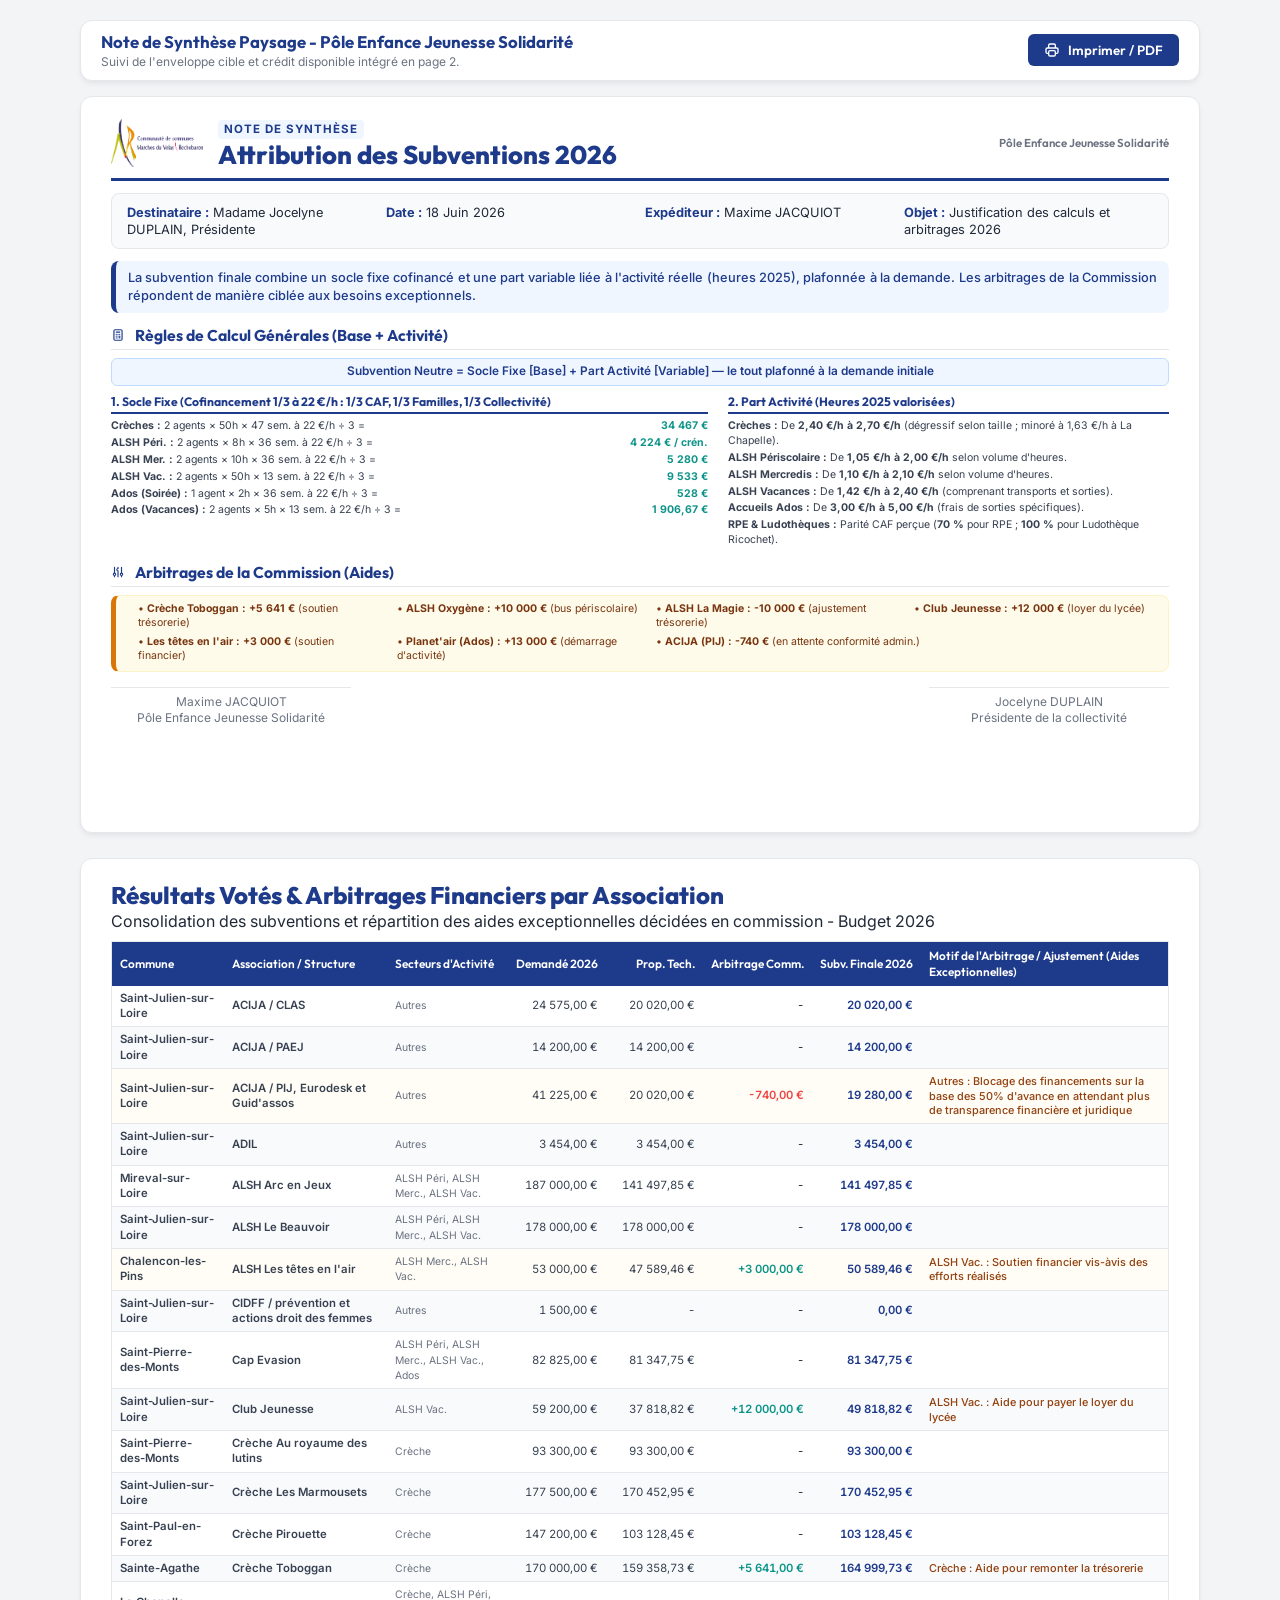
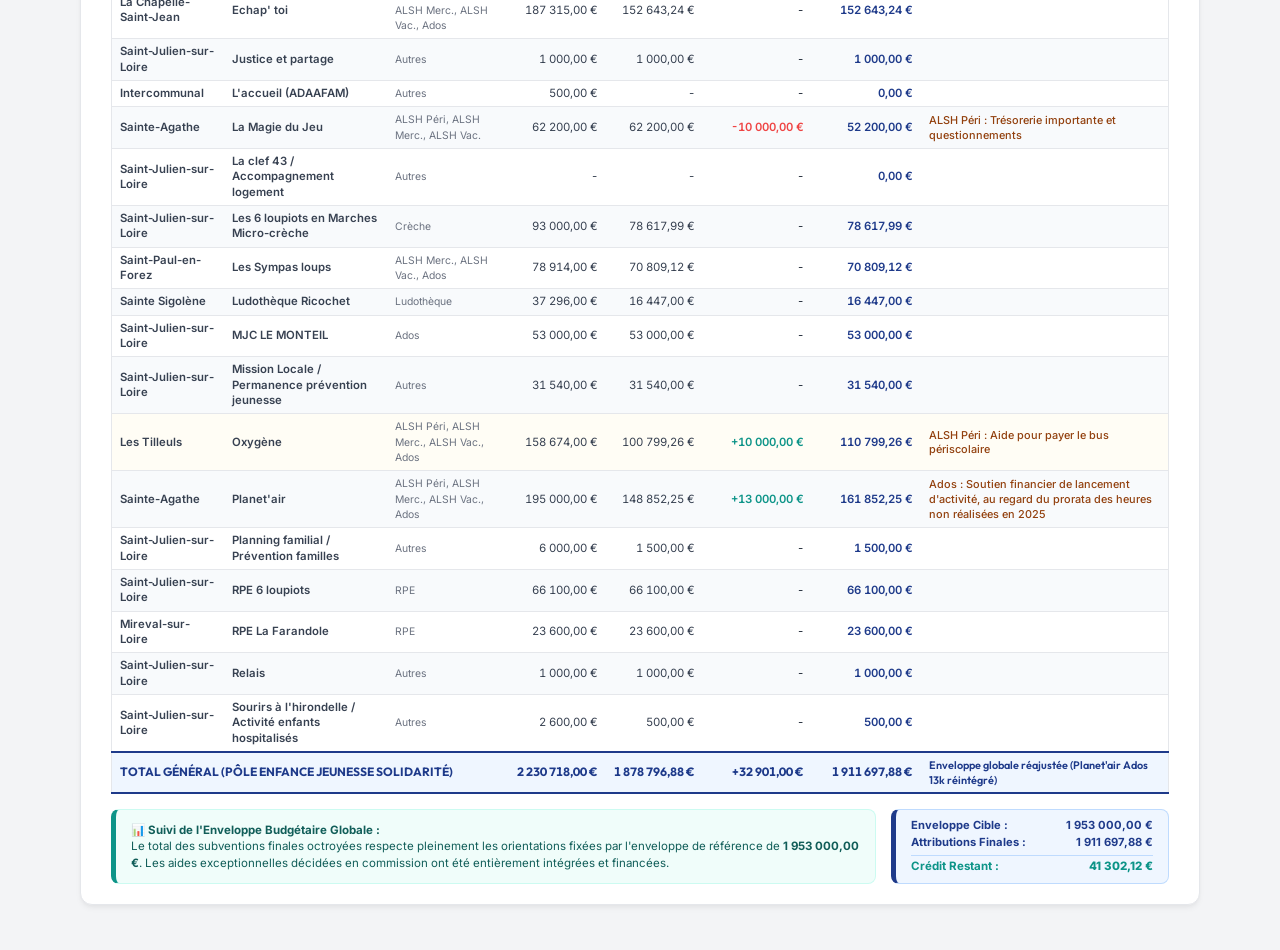
<file: Subventions 2026 présentation/note_de_service.html>
<!DOCTYPE html>
<html lang="fr">
<head>
    <meta charset="UTF-8">
    <meta name="viewport" content="width=device-width, initial-scale=1.0">
    <title>Note de Synthèse - Subventions Pôle Enfance Jeunesse Solidarité 2026</title>
    <link href="https://fonts.googleapis.com/css2?family=Outfit:wght@300;400;500;600;700;800&family=Inter:wght@300;400;500;600;700&display=swap" rel="stylesheet">
    <style>
        :root {
            --primary: #1e3a8a;
            --primary-light: #eff6ff;
            --secondary: #0d9488;
            --secondary-light: #f0fdfa;
            --text-main: #1f2937;
            --text-muted: #6b7280;
            --bg-main: #f3f4f6;
            --bg-card: #ffffff;
            --border: #e5e7eb;
            --accent-red: #ef4444;
            --bg-red-light: #fef2f2;
            --shadow: 0 4px 6px -1px rgba(0, 0, 0, 0.05), 0 2px 4px -1px rgba(0, 0, 0, 0.03);
            --radius: 12px;
        }

        * {
            box-sizing: border-box;
            margin: 0;
            padding: 0;
        }

        body {
            font-family: 'Inter', sans-serif;
            background-color: var(--bg-main);
            color: var(--text-main);
            line-height: 1.35;
            padding: 20px;
        }

        .container {
            max-width: 1120px;
            margin: 0 auto;
        }

        .no-print-toolbar {
            background: var(--bg-card);
            padding: 10px 20px;
            border-radius: var(--radius);
            margin-bottom: 15px;
            display: flex;
            justify-content: space-between;
            align-items: center;
            box-shadow: var(--shadow);
            border: 1px solid var(--border);
        }

        .btn {
            background-color: var(--primary);
            color: white;
            border: none;
            padding: 8px 16px;
            font-family: 'Outfit', sans-serif;
            font-weight: 600;
            border-radius: 6px;
            cursor: pointer;
            display: flex;
            align-items: center;
            gap: 8px;
            transition: all 0.2s ease;
        }

        .btn:hover {
            background-color: #172554;
            transform: translateY(-1px);
        }

        /* Landscape Page Layout (compact padding to prevent overflow) */
        .page {
            background: var(--bg-card);
            padding: 20px 30px;
            border-radius: var(--radius);
            box-shadow: var(--shadow);
            margin-bottom: 25px;
            border: 1px solid var(--border);
            position: relative;
            width: 100%;
            min-height: 195mm; /* A4 landscape height limit */
            page-break-after: always;
        }
        
        .page:last-child {
            page-break-after: avoid;
        }

        h1, h2, h3, h4 {
            font-family: 'Outfit', sans-serif;
            color: var(--primary);
        }

        /* Header block with Logo */
        .memo-header {
            border-bottom: 3px solid var(--primary);
            padding-bottom: 8px;
            margin-bottom: 12px;
            display: flex;
            justify-content: space-between;
            align-items: center;
        }

        .header-left {
            display: flex;
            align-items: center;
            gap: 15px;
        }

        .logo-img {
            max-height: 48px;
            object-fit: contain;
        }

        .memo-badge {
            background: var(--primary-light);
            color: var(--primary);
            font-size: 0.72rem;
            font-weight: 700;
            padding: 2px 6px;
            border-radius: 4px;
            text-transform: uppercase;
            letter-spacing: 1px;
            display: inline-block;
            margin-bottom: 2px;
        }

        .memo-title {
            font-size: 1.6rem;
            font-weight: 800;
            line-height: 1.1;
        }

        .memo-meta {
            display: grid;
            grid-template-columns: repeat(4, 1fr);
            gap: 10px;
            background: #f8fafc;
            padding: 10px 15px;
            border-radius: 8px;
            border: 1px solid var(--border);
            font-size: 0.8rem;
            margin-bottom: 12px;
        }

        .meta-item strong {
            color: var(--primary);
        }

        /* Content Sections */
        .executive-summary {
            font-size: 0.8rem;
            font-weight: 500;
            color: var(--primary);
            background: var(--primary-light);
            padding: 8px 12px;
            border-radius: 8px;
            border-left: 5px solid var(--primary);
            margin-bottom: 12px;
            line-height: 1.4;
            text-align: justify;
        }

        .layout-grid {
            display: grid;
            grid-template-columns: 3.1fr 1.9fr;
            gap: 15px;
        }

        .section-title {
            font-size: 0.98rem;
            font-weight: 700;
            margin-bottom: 8px;
            display: flex;
            align-items: center;
            gap: 6px;
            border-bottom: 1px solid var(--border);
            padding-bottom: 3px;
        }

        p {
            margin-bottom: 6px;
            text-align: justify;
            font-size: 0.78rem;
            color: #374151;
        }

        /* Rules grid - Landscape fits 3 columns easily */
        .rules-grid {
            display: grid;
            grid-template-columns: repeat(3, 1fr);
            gap: 8px;
            margin-bottom: 10px;
        }

        .rule-card {
            border: 1px solid var(--border);
            padding: 8px 10px;
            border-radius: 8px;
            background: #fafafa;
        }

        .rule-card h4 {
            font-size: 0.78rem;
            font-weight: 700;
            margin-bottom: 3px;
            color: var(--secondary);
            display: flex;
            justify-content: space-between;
            align-items: center;
        }

        .rule-card .base-badge {
            background: var(--secondary-light);
            color: var(--secondary);
            font-size: 0.65rem;
            padding: 1px 4px;
            border-radius: 4px;
            font-weight: 600;
        }

        .rule-card p {
            font-size: 0.7rem;
            color: #4b5563;
            margin-bottom: 0;
            text-align: left;
            line-height: 1.3;
        }

        /* Exceptional Decisions Box */
        .decisions-box {
            background: #fffbeb;
            border: 1px solid #fef3c7;
            border-left: 5px solid #d97706;
            padding: 10px 12px;
            border-radius: 8px;
        }

        .decisions-box h4 {
            color: #b45309;
            font-size: 0.85rem;
            margin-bottom: 4px;
            font-weight: 700;
        }

        .decisions-box ul {
            padding-left: 12px;
            font-size: 0.72rem;
            color: #78350f;
            line-height: 1.35;
        }

        .decisions-box li {
            margin-bottom: 2px;
        }

        /* Table Style */
        table {
            width: 100%;
            border-collapse: collapse;
            font-size: 0.71rem;
            margin-top: 8px;
            border: 1px solid var(--border);
        }

        th {
            background-color: var(--primary);
            color: white;
            font-family: 'Outfit', sans-serif;
            font-weight: 600;
            text-align: left;
            padding: 6px 8px;
            font-size: 0.74rem;
        }

        td {
            padding: 5px 8px;
            border-bottom: 1px solid var(--border);
            color: #374151;
            vertical-align: middle;
        }

        tr:nth-child(even) td {
            background-color: #f8fafc;
        }

        tr.total-row td {
            font-family: 'Outfit', sans-serif;
            font-weight: 700;
            background-color: var(--primary-light) !important;
            color: var(--primary);
            font-size: 0.75rem;
            border-top: 2px solid var(--primary);
            border-bottom: 2px solid var(--primary);
        }

        /* Keep numeric figures on a single line */
        .num {
            text-align: right;
            font-variant-numeric: tabular-nums;
            white-space: nowrap;
        }

        .bold {
            font-weight: 600;
        }

        .font-small {
            font-size: 0.65rem;
            color: var(--text-muted);
        }

        /* Signatures block */
        .signatures {
            margin-top: 15px;
            display: flex;
            justify-content: space-between;
            font-size: 0.75rem;
            color: var(--text-muted);
        }

        .sig-block {
            width: 240px;
            text-align: center;
            border-top: 1px solid var(--border);
            padding-top: 6px;
        }

        /* Print Setup Landscape */
        @media print {
            @page {
                size: A4 landscape;
                margin: 6mm 8mm;
            }
            body {
                background: white;
                padding: 0;
                color: black;
            }
            .container {
                max-width: 100%;
                width: 100%;
            }
            .no-print-toolbar {
                display: none !important;
            }
            .page {
                box-shadow: none !important;
                border: none !important;
                padding: 0 !important;
                margin: 0 0 10mm 0 !important;
                min-height: auto;
                page-break-after: always;
                page-break-inside: avoid;
            }
            .page:last-child {
                page-break-after: avoid;
                margin-bottom: 0 !important;
            }
            table {
                border: 1px solid #9ca3af;
            }
            th {
                background-color: #1e3a8a !important;
                color: white !important;
                -webkit-print-color-adjust: exact;
                print-color-adjust: exact;
            }
            tr.total-row td {
                background-color: #eff6ff !important;
                color: #1e3a8a !important;
                -webkit-print-color-adjust: exact;
                print-color-adjust: exact;
            }
            .rule-card {
                background: #f9fafb !important;
                -webkit-print-color-adjust: exact;
                print-color-adjust: exact;
            }
            .memo-meta {
                background: #f8fafc !important;
                -webkit-print-color-adjust: exact;
                print-color-adjust: exact;
            }
            .decisions-box {
                background: #fffbeb !important;
                -webkit-print-color-adjust: exact;
                print-color-adjust: exact;
            }
            .envelope-summary-box {
                background-color: #eff6ff !important;
                border-color: #bfdbfe !important;
                -webkit-print-color-adjust: exact;
                print-color-adjust: exact;
            }
        }
    </style>
</head>
<body>

    <div class="container">

        <!-- NO PRINT TOOLBAR -->
        <div class="no-print-toolbar">
            <div>
                <h3 style="font-size: 1.05rem; font-weight: 700; color: var(--primary);">Note de Synthèse Paysage - Pôle Enfance Jeunesse Solidarité</h3>
                <p style="font-size: 0.75rem; margin: 0; color: var(--text-muted);">Suivi de l'enveloppe cible et crédit disponible intégré en page 2.</p>
            </div>
            <div style="display: flex; gap: 15px; align-items: center;">
                <button class="btn" onclick="window.print()">
                    <svg width="16" height="16" fill="none" viewBox="0 0 24 24" stroke="currentColor" stroke-width="2">
                        <path stroke-linecap="round" stroke-linejoin="round" d="M17 17h2a2 2 0 002-2v-4a2 2 0 00-2-2H5a2 2 0 00-2 2v4a2 2 0 002 2h2m2 4h6a2 2 0 002-2v-4a2 2 0 00-2-2H9a2 2 0 00-2 2v4a2 2 0 002 2zm8-12V5a2 2 0 00-2-2H9a2 2 0 00-2 2v4h10z" />
                    </svg>
                    Imprimer / PDF
                </button>
            </div>
        </div>

        <!-- PAGE 1: MEMO & CALCULATION BASES (LANDSCAPE) -->
        <div class="page">
            <div class="memo-header">
                <div class="header-left">
                    <img src="logo.png" alt="Logo" class="logo-img" onerror="this.style.display='none'">
                    <div>
                        <span class="memo-badge">Note de synthèse</span>
                        <h1 class="memo-title">Attribution des Subventions 2026</h1>
                    </div>
                </div>
                <div style="text-align: right; font-family: 'Outfit', sans-serif; font-size: 0.72rem; color: var(--text-muted); font-weight: 600;">
                    Pôle Enfance Jeunesse Solidarité
                </div>
            </div>
            
            <div class="memo-meta">
                <div class="meta-item"><strong>Destinataire :</strong> Madame Jocelyne DUPLAIN, Présidente</div>
                <div class="meta-item"><strong>Date :</strong> 18 Juin 2026</div>
                <div class="meta-item"><strong>Expéditeur :</strong> Maxime JACQUIOT</div>
                <div class="meta-item"><strong>Objet :</strong> Justification des calculs et arbitrages 2026</div>
            </div>

            <div class="executive-summary">
                La subvention finale combine un socle fixe cofinancé et une part variable liée à l'activité réelle (heures 2025), plafonnée à la demande. Les arbitrages de la Commission répondent de manière ciblée aux besoins exceptionnels.
            </div>

            <!-- Rules of calculation: FULL WIDTH -->
            <h3 class="section-title">
                <svg width="14" height="14" fill="none" viewBox="0 0 24 24" stroke="currentColor" stroke-width="2" style="display:inline; vertical-align:middle; margin-right:4px;"><path stroke-linecap="round" stroke-linejoin="round" d="M9 7h6m0 10v-3m-3 3h.01M9 17h.01M9 14h.01M12 14h.01M15 11h.01M12 11h.01M9 11h.01M7 21h10a2 2 0 002-2V5a2 2 0 00-2-2H7a2 2 0 00-2 2v14a2 2 0 002 2z" /></svg>
                Règles de Calcul Générales (Base + Activité)
            </h3>
            
            <div class="formula-box" style="background: var(--primary-light); color: var(--primary); padding: 5px 10px; border-radius: 6px; font-weight: 600; font-size: 0.74rem; margin-bottom: 8px; text-align: center; border: 1px solid #bfdbfe;">
                Subvention Neutre = Socle Fixe [Base] + Part Activité [Variable] — le tout plafonné à la demande initiale
            </div>

            <div style="display: grid; grid-template-columns: 1.15fr 0.85fr; gap: 20px; margin-bottom: 12px;">
                <div>
                    <h4 style="color: var(--primary); font-size: 0.76rem; border-bottom: 2px solid var(--primary); padding-bottom: 2px; margin-bottom: 5px;">1. Socle Fixe (Cofinancement 1/3 à 22 €/h : 1/3 CAF, 1/3 Familles, 1/3 Collectivité)</h4>
                    <ul style="list-style: none; font-size: 0.66rem; line-height: 1.4; color: #374151;">
                        <li style="margin-bottom: 2px;"><strong>Crèches :</strong> 2 agents × 50h × 47 sem. à 22 €/h ÷ 3 = <span style="float:right; font-weight: 700; color: var(--secondary);">34 467 €</span></li>
                        <li style="margin-bottom: 2px;"><strong>ALSH Péri. :</strong> 2 agents × 8h × 36 sem. à 22 €/h ÷ 3 = <span style="float:right; font-weight: 700; color: var(--secondary);">4 224 € / crén.</span></li>
                        <li style="margin-bottom: 2px;"><strong>ALSH Mer. :</strong> 2 agents × 10h × 36 sem. à 22 €/h ÷ 3 = <span style="float:right; font-weight: 700; color: var(--secondary);">5 280 €</span></li>
                        <li style="margin-bottom: 2px;"><strong>ALSH Vac. :</strong> 2 agents × 50h × 13 sem. à 22 €/h ÷ 3 = <span style="float:right; font-weight: 700; color: var(--secondary);">9 533 €</span></li>
                        <li style="margin-bottom: 2px;"><strong>Ados (Soirée) :</strong> 1 agent × 2h × 36 sem. à 22 €/h ÷ 3 = <span style="float:right; font-weight: 700; color: var(--secondary);">528 €</span></li>
                        <li style="margin-bottom: 2px;"><strong>Ados (Vacances) :</strong> 2 agents × 5h × 13 sem. à 22 €/h ÷ 3 = <span style="float:right; font-weight: 700; color: var(--secondary);">1 906,67 €</span></li>
                    </ul>
                </div>
                <div>
                    <h4 style="color: var(--primary); font-size: 0.76rem; border-bottom: 2px solid var(--primary); padding-bottom: 2px; margin-bottom: 5px;">2. Part Activité (Heures 2025 valorisées)</h4>
                    <ul style="list-style: none; font-size: 0.66rem; line-height: 1.4; color: #374151;">
                        <li style="margin-bottom: 2px;"><strong>Crèches :</strong> De <strong>2,40 €/h à 2,70 €/h</strong> (dégressif selon taille ; minoré à 1,63 €/h à La Chapelle).</li>
                        <li style="margin-bottom: 2px;"><strong>ALSH Périscolaire :</strong> De <strong>1,05 €/h à 2,00 €/h</strong> selon volume d'heures.</li>
                        <li style="margin-bottom: 2px;"><strong>ALSH Mercredis :</strong> De <strong>1,10 €/h à 2,10 €/h</strong> selon volume d'heures.</li>
                        <li style="margin-bottom: 2px;"><strong>ALSH Vacances :</strong> De <strong>1,42 €/h à 2,40 €/h</strong> (comprenant transports et sorties).</li>
                        <li style="margin-bottom: 2px;"><strong>Accueils Ados :</strong> De <strong>3,00 €/h à 5,00 €/h</strong> (frais de sorties spécifiques).</li>
                        <li style="margin-bottom: 2px;"><strong>RPE & Ludothèques :</strong> Parité CAF perçue (<strong>70 %</strong> pour RPE ; <strong>100 %</strong> pour Ludothèque Ricochet).</li>
                    </ul>
                </div>
            </div>

            <!-- Commission Arbitrages: FULL WIDTH -->
            <h3 class="section-title" style="margin-top: 5px;">
                <svg width="14" height="14" fill="none" viewBox="0 0 24 24" stroke="currentColor" stroke-width="2" style="display:inline; vertical-align:middle; margin-right:4px;"><path stroke-linecap="round" stroke-linejoin="round" d="M12 6V4m0 2a2 2 0 100 4m0-4a2 2 0 100 4m-6 8a2 2 0 100-4m0 4a2 2 0 110-4m0 4v2m0-6V4m6 6v10m6-2a2 2 0 100-4m0 4a2 2 0 110-4m0 4v2m0-6V4" /></svg>
                Arbitrages de la Commission (Aides)
            </h3>
            
            <div class="decisions-box" style="padding: 6px 10px; margin-bottom: 12px;">
                <ul style="display: grid; grid-template-columns: repeat(4, 1fr); gap: 4px 15px; list-style: none; font-size: 0.66rem; line-height: 1.3;">
                    <li>• <strong>Crèche Toboggan :</strong> <strong>+5 641 €</strong> (soutien trésorerie)</li>
                    <li>• <strong>ALSH Oxygène :</strong> <strong>+10 000 €</strong> (bus périscolaire)</li>
                    <li>• <strong>ALSH La Magie :</strong> <strong>-10 000 €</strong> (ajustement trésorerie)</li>
                    <li>• <strong>Club Jeunesse :</strong> <strong>+12 000 €</strong> (loyer du lycée)</li>
                    <li>• <strong>Les têtes en l'air :</strong> <strong>+3 000 €</strong> (soutien financier)</li>
                    <li>• <strong>Planet'air (Ados) :</strong> <strong>+13 000 €</strong> (démarrage d'activité)</li>
                    <li style="grid-column: span 2;">• <strong>ACIJA (PIJ) :</strong> <strong>-740 €</strong> (en attente conformité admin.)</li>
                </ul>
            </div>

            <div class="signatures">
                <div class="sig-block">
                    Maxime JACQUIOT<br>Pôle Enfance Jeunesse Solidarité
                </div>
                <div class="sig-block">
                    Jocelyne DUPLAIN<br>Présidente de la collectivité
                </div>
            </div>
        </div>

        <!-- PAGE 2: CONSOLIDATED FINANCIAL TABLE (LANDSCAPE) -->
        <div class="page">
            <div class="table-title-block">
                <h2 style="font-size: 1.5rem; font-weight: 800;">Résultats Votés & Arbitrages Financiers par Association</h2>
                <div class="table-subtitle">Consolidation des subventions et répartition des aides exceptionnelles décidées en commission - Budget 2026</div>
            </div>

            <table>
                <thead>
                    <tr>
                        <th>Commune</th>
                        <th>Association / Structure</th>
                        <th>Secteurs d'Activité</th>
                        <th class="num">Demandé 2026</th>
                        <th class="num">Prop. Tech.</th>
                        <th class="num">Arbitrage Comm.</th>
                        <th class="num">Subv. Finale 2026</th>
                        <th>Motif de l'Arbitrage / Ajustement (Aides Exceptionnelles)</th>
                    </tr>
                </thead>
                <tbody>
                    <tr>
                        <td><span class="bold">Saint-Julien-sur-Loire</span></td>
                        <td><span class="bold">ACIJA / CLAS</span></td>
                        <td><span class="font-small">Autres</span></td>
                        <td class="num">24 575,00 €</td>
                        <td class="num">20 020,00 €</td>
                        <td class="num" style="color: inherit; font-weight: normal">-</td>
                        <td class="num bold" style="color: var(--primary);">20 020,00 €</td>
                        <td style="font-size: 0.68rem; font-weight: normal; color: inherit;"></td>
                    </tr>
                    <tr>
                        <td><span class="bold">Saint-Julien-sur-Loire</span></td>
                        <td><span class="bold">ACIJA / PAEJ</span></td>
                        <td><span class="font-small">Autres</span></td>
                        <td class="num">14 200,00 €</td>
                        <td class="num">14 200,00 €</td>
                        <td class="num" style="color: inherit; font-weight: normal">-</td>
                        <td class="num bold" style="color: var(--primary);">14 200,00 €</td>
                        <td style="font-size: 0.68rem; font-weight: normal; color: inherit;"></td>
                    </tr>
                    <tr style="background-color: #fffdf5;">
                        <td><span class="bold">Saint-Julien-sur-Loire</span></td>
                        <td><span class="bold">ACIJA / PIJ, Eurodesk et Guid'assos</span></td>
                        <td><span class="font-small">Autres</span></td>
                        <td class="num">41 225,00 €</td>
                        <td class="num">20 020,00 €</td>
                        <td class="num" style="color: var(--accent-red); font-weight: 600">-740,00 €</td>
                        <td class="num bold" style="color: var(--primary);">19 280,00 €</td>
                        <td style="font-size: 0.68rem; font-weight: 500; color: #92400e;">Autres : Blocage des financements sur la base des 50% d'avance en attendant plus de transparence financière et juridique</td>
                    </tr>
                    <tr>
                        <td><span class="bold">Saint-Julien-sur-Loire</span></td>
                        <td><span class="bold">ADIL</span></td>
                        <td><span class="font-small">Autres</span></td>
                        <td class="num">3 454,00 €</td>
                        <td class="num">3 454,00 €</td>
                        <td class="num" style="color: inherit; font-weight: normal">-</td>
                        <td class="num bold" style="color: var(--primary);">3 454,00 €</td>
                        <td style="font-size: 0.68rem; font-weight: normal; color: inherit;"></td>
                    </tr>
                    <tr>
                        <td><span class="bold">Mireval-sur-Loire</span></td>
                        <td><span class="bold">ALSH Arc en Jeux</span></td>
                        <td><span class="font-small">ALSH Péri, ALSH Merc., ALSH Vac.</span></td>
                        <td class="num">187 000,00 €</td>
                        <td class="num">141 497,85 €</td>
                        <td class="num" style="color: inherit; font-weight: normal">-</td>
                        <td class="num bold" style="color: var(--primary);">141 497,85 €</td>
                        <td style="font-size: 0.68rem; font-weight: normal; color: inherit;"></td>
                    </tr>
                    <tr>
                        <td><span class="bold">Saint-Julien-sur-Loire</span></td>
                        <td><span class="bold">ALSH Le Beauvoir</span></td>
                        <td><span class="font-small">ALSH Péri, ALSH Merc., ALSH Vac.</span></td>
                        <td class="num">178 000,00 €</td>
                        <td class="num">178 000,00 €</td>
                        <td class="num" style="color: inherit; font-weight: normal">-</td>
                        <td class="num bold" style="color: var(--primary);">178 000,00 €</td>
                        <td style="font-size: 0.68rem; font-weight: normal; color: inherit;"></td>
                    </tr>
                    <tr style="background-color: #fffdf5;">
                        <td><span class="bold">Chalencon-les-Pins</span></td>
                        <td><span class="bold">ALSH Les têtes en l'air</span></td>
                        <td><span class="font-small">ALSH Merc., ALSH Vac.</span></td>
                        <td class="num">53 000,00 €</td>
                        <td class="num">47 589,46 €</td>
                        <td class="num" style="color: var(--secondary); font-weight: 600">+3 000,00 €</td>
                        <td class="num bold" style="color: var(--primary);">50 589,46 €</td>
                        <td style="font-size: 0.68rem; font-weight: 500; color: #92400e;">ALSH Vac. : Soutien financier vis-àvis des efforts réalisés</td>
                    </tr>
                    <tr>
                        <td><span class="bold">Saint-Julien-sur-Loire</span></td>
                        <td><span class="bold">CIDFF / prévention et actions droit des femmes</span></td>
                        <td><span class="font-small">Autres</span></td>
                        <td class="num">1 500,00 €</td>
                        <td class="num">-</td>
                        <td class="num" style="color: inherit; font-weight: normal">-</td>
                        <td class="num bold" style="color: var(--primary);">0,00 €</td>
                        <td style="font-size: 0.68rem; font-weight: normal; color: inherit;"></td>
                    </tr>
                    <tr>
                        <td><span class="bold">Saint-Pierre-des-Monts</span></td>
                        <td><span class="bold">Cap Evasion</span></td>
                        <td><span class="font-small">ALSH Péri, ALSH Merc., ALSH Vac., Ados</span></td>
                        <td class="num">82 825,00 €</td>
                        <td class="num">81 347,75 €</td>
                        <td class="num" style="color: inherit; font-weight: normal">-</td>
                        <td class="num bold" style="color: var(--primary);">81 347,75 €</td>
                        <td style="font-size: 0.68rem; font-weight: normal; color: inherit;"></td>
                    </tr>
                    <tr style="background-color: #fffdf5;">
                        <td><span class="bold">Saint-Julien-sur-Loire</span></td>
                        <td><span class="bold">Club Jeunesse</span></td>
                        <td><span class="font-small">ALSH Vac.</span></td>
                        <td class="num">59 200,00 €</td>
                        <td class="num">37 818,82 €</td>
                        <td class="num" style="color: var(--secondary); font-weight: 600">+12 000,00 €</td>
                        <td class="num bold" style="color: var(--primary);">49 818,82 €</td>
                        <td style="font-size: 0.68rem; font-weight: 500; color: #92400e;">ALSH Vac. : Aide pour payer le loyer du lycée</td>
                    </tr>
                    <tr>
                        <td><span class="bold">Saint-Pierre-des-Monts</span></td>
                        <td><span class="bold">Crèche Au royaume des lutins</span></td>
                        <td><span class="font-small">Crèche</span></td>
                        <td class="num">93 300,00 €</td>
                        <td class="num">93 300,00 €</td>
                        <td class="num" style="color: inherit; font-weight: normal">-</td>
                        <td class="num bold" style="color: var(--primary);">93 300,00 €</td>
                        <td style="font-size: 0.68rem; font-weight: normal; color: inherit;"></td>
                    </tr>
                    <tr>
                        <td><span class="bold">Saint-Julien-sur-Loire</span></td>
                        <td><span class="bold">Crèche Les Marmousets</span></td>
                        <td><span class="font-small">Crèche</span></td>
                        <td class="num">177 500,00 €</td>
                        <td class="num">170 452,95 €</td>
                        <td class="num" style="color: inherit; font-weight: normal">-</td>
                        <td class="num bold" style="color: var(--primary);">170 452,95 €</td>
                        <td style="font-size: 0.68rem; font-weight: normal; color: inherit;"></td>
                    </tr>
                    <tr>
                        <td><span class="bold">Saint-Paul-en-Forez</span></td>
                        <td><span class="bold">Crèche Pirouette</span></td>
                        <td><span class="font-small">Crèche</span></td>
                        <td class="num">147 200,00 €</td>
                        <td class="num">103 128,45 €</td>
                        <td class="num" style="color: inherit; font-weight: normal">-</td>
                        <td class="num bold" style="color: var(--primary);">103 128,45 €</td>
                        <td style="font-size: 0.68rem; font-weight: normal; color: inherit;"></td>
                    </tr>
                    <tr style="background-color: #fffdf5;">
                        <td><span class="bold">Sainte-Agathe</span></td>
                        <td><span class="bold">Crèche Toboggan</span></td>
                        <td><span class="font-small">Crèche</span></td>
                        <td class="num">170 000,00 €</td>
                        <td class="num">159 358,73 €</td>
                        <td class="num" style="color: var(--secondary); font-weight: 600">+5 641,00 €</td>
                        <td class="num bold" style="color: var(--primary);">164 999,73 €</td>
                        <td style="font-size: 0.68rem; font-weight: 500; color: #92400e;">Crèche : Aide pour remonter la trésorerie</td>
                    </tr>
                    <tr>
                        <td><span class="bold">La Chapelle-Saint-Jean</span></td>
                        <td><span class="bold">Echap' toi</span></td>
                        <td><span class="font-small">Crèche, ALSH Péri, ALSH Merc., ALSH Vac., Ados</span></td>
                        <td class="num">187 315,00 €</td>
                        <td class="num">152 643,24 €</td>
                        <td class="num" style="color: inherit; font-weight: normal">-</td>
                        <td class="num bold" style="color: var(--primary);">152 643,24 €</td>
                        <td style="font-size: 0.68rem; font-weight: normal; color: inherit;"></td>
                    </tr>
                    <tr>
                        <td><span class="bold">Saint-Julien-sur-Loire</span></td>
                        <td><span class="bold">Justice et partage</span></td>
                        <td><span class="font-small">Autres</span></td>
                        <td class="num">1 000,00 €</td>
                        <td class="num">1 000,00 €</td>
                        <td class="num" style="color: inherit; font-weight: normal">-</td>
                        <td class="num bold" style="color: var(--primary);">1 000,00 €</td>
                        <td style="font-size: 0.68rem; font-weight: normal; color: inherit;"></td>
                    </tr>
                    <tr>
                        <td><span class="bold">Intercommunal</span></td>
                        <td><span class="bold">L'accueil (ADAAFAM)</span></td>
                        <td><span class="font-small">Autres</span></td>
                        <td class="num">500,00 €</td>
                        <td class="num">-</td>
                        <td class="num" style="color: inherit; font-weight: normal">-</td>
                        <td class="num bold" style="color: var(--primary);">0,00 €</td>
                        <td style="font-size: 0.68rem; font-weight: normal; color: inherit;"></td>
                    </tr>
                    <tr style="background-color: #fffdf5;">
                        <td><span class="bold">Sainte-Agathe</span></td>
                        <td><span class="bold">La Magie du Jeu</span></td>
                        <td><span class="font-small">ALSH Péri, ALSH Merc., ALSH Vac.</span></td>
                        <td class="num">62 200,00 €</td>
                        <td class="num">62 200,00 €</td>
                        <td class="num" style="color: var(--accent-red); font-weight: 600">-10 000,00 €</td>
                        <td class="num bold" style="color: var(--primary);">52 200,00 €</td>
                        <td style="font-size: 0.68rem; font-weight: 500; color: #92400e;">ALSH Péri : Trésorerie importante et questionnements</td>
                    </tr>
                    <tr>
                        <td><span class="bold">Saint-Julien-sur-Loire</span></td>
                        <td><span class="bold">La clef 43 / Accompagnement logement</span></td>
                        <td><span class="font-small">Autres</span></td>
                        <td class="num">-</td>
                        <td class="num">-</td>
                        <td class="num" style="color: inherit; font-weight: normal">-</td>
                        <td class="num bold" style="color: var(--primary);">0,00 €</td>
                        <td style="font-size: 0.68rem; font-weight: normal; color: inherit;"></td>
                    </tr>
                    <tr>
                        <td><span class="bold">Saint-Julien-sur-Loire</span></td>
                        <td><span class="bold">Les 6 loupiots en Marches Micro-crèche</span></td>
                        <td><span class="font-small">Crèche</span></td>
                        <td class="num">93 000,00 €</td>
                        <td class="num">78 617,99 €</td>
                        <td class="num" style="color: inherit; font-weight: normal">-</td>
                        <td class="num bold" style="color: var(--primary);">78 617,99 €</td>
                        <td style="font-size: 0.68rem; font-weight: normal; color: inherit;"></td>
                    </tr>
                    <tr>
                        <td><span class="bold">Saint-Paul-en-Forez</span></td>
                        <td><span class="bold">Les Sympas loups</span></td>
                        <td><span class="font-small">ALSH Merc., ALSH Vac., Ados</span></td>
                        <td class="num">78 914,00 €</td>
                        <td class="num">70 809,12 €</td>
                        <td class="num" style="color: inherit; font-weight: normal">-</td>
                        <td class="num bold" style="color: var(--primary);">70 809,12 €</td>
                        <td style="font-size: 0.68rem; font-weight: normal; color: inherit;"></td>
                    </tr>
                    <tr>
                        <td><span class="bold">Sainte Sigolène</span></td>
                        <td><span class="bold">Ludothèque Ricochet</span></td>
                        <td><span class="font-small">Ludothèque</span></td>
                        <td class="num">37 296,00 €</td>
                        <td class="num">16 447,00 €</td>
                        <td class="num" style="color: inherit; font-weight: normal">-</td>
                        <td class="num bold" style="color: var(--primary);">16 447,00 €</td>
                        <td style="font-size: 0.68rem; font-weight: normal; color: inherit;"></td>
                    </tr>
                    <tr>
                        <td><span class="bold">Saint-Julien-sur-Loire</span></td>
                        <td><span class="bold">MJC LE MONTEIL</span></td>
                        <td><span class="font-small">Ados</span></td>
                        <td class="num">53 000,00 €</td>
                        <td class="num">53 000,00 €</td>
                        <td class="num" style="color: inherit; font-weight: normal">-</td>
                        <td class="num bold" style="color: var(--primary);">53 000,00 €</td>
                        <td style="font-size: 0.68rem; font-weight: normal; color: inherit;"></td>
                    </tr>
                    <tr>
                        <td><span class="bold">Saint-Julien-sur-Loire</span></td>
                        <td><span class="bold">Mission Locale / Permanence prévention jeunesse</span></td>
                        <td><span class="font-small">Autres</span></td>
                        <td class="num">31 540,00 €</td>
                        <td class="num">31 540,00 €</td>
                        <td class="num" style="color: inherit; font-weight: normal">-</td>
                        <td class="num bold" style="color: var(--primary);">31 540,00 €</td>
                        <td style="font-size: 0.68rem; font-weight: normal; color: inherit;"></td>
                    </tr>
                    <tr style="background-color: #fffdf5;">
                        <td><span class="bold">Les Tilleuls</span></td>
                        <td><span class="bold">Oxygène</span></td>
                        <td><span class="font-small">ALSH Péri, ALSH Merc., ALSH Vac., Ados</span></td>
                        <td class="num">158 674,00 €</td>
                        <td class="num">100 799,26 €</td>
                        <td class="num" style="color: var(--secondary); font-weight: 600">+10 000,00 €</td>
                        <td class="num bold" style="color: var(--primary);">110 799,26 €</td>
                        <td style="font-size: 0.68rem; font-weight: 500; color: #92400e;">ALSH Péri : Aide pour payer le bus périscolaire</td>
                    </tr>
                    <tr style="background-color: #fffdf5;">
                        <td><span class="bold">Sainte-Agathe</span></td>
                        <td><span class="bold">Planet'air</span></td>
                        <td><span class="font-small">ALSH Péri, ALSH Merc., ALSH Vac., Ados</span></td>
                        <td class="num">195 000,00 €</td>
                        <td class="num">148 852,25 €</td>
                        <td class="num" style="color: var(--secondary); font-weight: 600">+13 000,00 €</td>
                        <td class="num bold" style="color: var(--primary);">161 852,25 €</td>
                        <td style="font-size: 0.68rem; font-weight: 500; color: #92400e;">Ados : Soutien financier de lancement d'activité, au regard du prorata des heures non réalisées en 2025</td>
                    </tr>
                    <tr>
                        <td><span class="bold">Saint-Julien-sur-Loire</span></td>
                        <td><span class="bold">Planning familial / Prévention familles</span></td>
                        <td><span class="font-small">Autres</span></td>
                        <td class="num">6 000,00 €</td>
                        <td class="num">1 500,00 €</td>
                        <td class="num" style="color: inherit; font-weight: normal">-</td>
                        <td class="num bold" style="color: var(--primary);">1 500,00 €</td>
                        <td style="font-size: 0.68rem; font-weight: normal; color: inherit;"></td>
                    </tr>
                    <tr>
                        <td><span class="bold">Saint-Julien-sur-Loire</span></td>
                        <td><span class="bold">RPE 6 loupiots</span></td>
                        <td><span class="font-small">RPE</span></td>
                        <td class="num">66 100,00 €</td>
                        <td class="num">66 100,00 €</td>
                        <td class="num" style="color: inherit; font-weight: normal">-</td>
                        <td class="num bold" style="color: var(--primary);">66 100,00 €</td>
                        <td style="font-size: 0.68rem; font-weight: normal; color: inherit;"></td>
                    </tr>
                    <tr>
                        <td><span class="bold">Mireval-sur-Loire</span></td>
                        <td><span class="bold">RPE La Farandole</span></td>
                        <td><span class="font-small">RPE</span></td>
                        <td class="num">23 600,00 €</td>
                        <td class="num">23 600,00 €</td>
                        <td class="num" style="color: inherit; font-weight: normal">-</td>
                        <td class="num bold" style="color: var(--primary);">23 600,00 €</td>
                        <td style="font-size: 0.68rem; font-weight: normal; color: inherit;"></td>
                    </tr>
                    <tr>
                        <td><span class="bold">Saint-Julien-sur-Loire</span></td>
                        <td><span class="bold">Relais</span></td>
                        <td><span class="font-small">Autres</span></td>
                        <td class="num">1 000,00 €</td>
                        <td class="num">1 000,00 €</td>
                        <td class="num" style="color: inherit; font-weight: normal">-</td>
                        <td class="num bold" style="color: var(--primary);">1 000,00 €</td>
                        <td style="font-size: 0.68rem; font-weight: normal; color: inherit;"></td>
                    </tr>
                    <tr>
                        <td><span class="bold">Saint-Julien-sur-Loire</span></td>
                        <td><span class="bold">Sourirs à l'hirondelle / Activité enfants hospitalisés</span></td>
                        <td><span class="font-small">Autres</span></td>
                        <td class="num">2 600,00 €</td>
                        <td class="num">500,00 €</td>
                        <td class="num" style="color: inherit; font-weight: normal">-</td>
                        <td class="num bold" style="color: var(--primary);">500,00 €</td>
                        <td style="font-size: 0.68rem; font-weight: normal; color: inherit;"></td>
                    </tr>
                    <tr class="total-row">
                        <td colspan="3">TOTAL GÉNÉRAL (PÔLE ENFANCE JEUNESSE SOLIDARITÉ)</td>
                        <td class="num">2 230 718,00 €</td>
                        <td class="num">1 878 796,88 €</td>
                        <td class="num">+32 901,00 €</td>
                        <td class="num">1 911 697,88 €</td>
                        <td style="font-size: 0.68rem; font-weight: 600;">Enveloppe globale réajustée (Planet'air Ados 13k réintégré)</td>
                    </tr>
                </tbody>
            </table>
            
            <!-- ENVELOPE SUMMARY CALLOUT BOX -->
            <div style="margin-top: 15px; display: grid; grid-template-columns: 2.2fr 0.8fr; gap: 15px;">
                <div class="disclaimer-box" style="background-color: var(--secondary-light); border: 1px solid #ccfbf1; border-left: 5px solid var(--secondary); padding: 10px 15px; border-radius: 8px; font-size: 0.72rem; color: #115e59; line-height: 1.4; display: flex; align-items: center;">
                    <span>
                        <strong>📊 Suivi de l'Enveloppe Budgétaire Globale :</strong><br>
                        Le total des subventions finales octroyées respecte pleinement les orientations fixées par l'enveloppe de référence de <strong>1 953 000,00 €</strong>. Les aides exceptionnelles décidées en commission ont été entièrement intégrées et financées.
                    </span>
                </div>
                <div class="envelope-summary-box" style="background-color: var(--primary-light); border: 1px solid #bfdbfe; border-left: 5px solid var(--primary); padding: 8px 15px; border-radius: 8px; font-size: 0.7rem; color: #1e3a8a; display: flex; flex-direction: column; justify-content: center;">
                    <div style="margin-bottom: 2px;"><strong>Enveloppe Cible :</strong> <span style="float: right; font-weight: 700;">1 953 000,00 €</span></div>
                    <div style="margin-bottom: 2px;"><strong>Attributions Finales :</strong> <span style="float: right; font-weight: 700;">1 911 697,88 €</span></div>
                    <div style="margin-top: 3px; padding-top: 3px; border-top: 1px solid #bfdbfe; font-weight: 700; color: var(--secondary); font-size: 0.72rem;">
                        <strong>Crédit Restant :</strong> <span style="float: right; font-weight: 800; color: var(--secondary);">41 302,12 €</span>
                    </div>
                </div>
            </div>
        </div>

    </div>

</body>
</html>
</file>
<file: Outils élus/style.css>
/* Variables Globales pour Palette et Mode Sombre */
:root {
  --primary: #4f46e5;
  --primary-hover: #4338ca;
  --bg-color: #f8fafc;
  --surface-color: #ffffff;
  --text-main: #0f172a;
  --text-muted: #64748b;
  --border-color: #e2e8f0;
  --shadow-sm: 0 1px 2px 0 rgb(0 0 0 / 0.05);
  --shadow-md: 0 4px 6px -1px rgb(0 0 0 / 0.1), 0 2px 4px -2px rgb(0 0 0 / 0.1);
  --shadow-lg: 0 10px 15px -3px rgb(0 0 0 / 0.1), 0 4px 6px -4px rgb(0 0 0 / 0.1);

  --radius-sm: 0.375rem;
  --radius-md: 0.5rem;
  --radius-lg: 1rem;
  --radius-xl: 1.5rem;
}

[data-theme="dark"] {
  --primary: #6366f1;
  --primary-hover: #818cf8;
  --bg-color: #0f172a;
  --surface-color: #1e293b;
  --text-main: #f8fafc;
  --text-muted: #94a3b8;
  --border-color: #334155;
  --shadow-sm: 0 1px 2px 0 rgb(0 0 0 / 0.5);
  --shadow-md: 0 4px 6px -1px rgb(0 0 0 / 0.3);
  --shadow-lg: 0 10px 15px -3px rgb(0 0 0 / 0.3);
}

/* Reset CSS */
* {
  margin: 0;
  padding: 0;
  box-sizing: border-box;
}

body {
  font-family: 'Inter', sans-serif;
  background-color: var(--bg-color);
  color: var(--text-main);
  transition: background-color 0.3s ease, color 0.3s ease;
  overflow-x: hidden;
  -webkit-font-smoothing: antialiased;
}

/* Typography */
h1,
h2,
h3,
h4,
h5 {
  font-weight: 700;
}

a {
  color: var(--primary);
  text-decoration: none;
  transition: color 0.2s;
}

a:hover {
  color: var(--primary-hover);
}

/* App Container */
.app-container {
  min-height: 100vh;
  display: flex;
  flex-direction: column;
}

/* Loader */
.loader-view {
  height: 100vh;
  display: flex;
  flex-direction: column;
  justify-content: center;
  align-items: center;
  gap: 1rem;
}

.spinner {
  width: 40px;
  height: 40px;
  border: 4px solid var(--border-color);
  border-top-color: var(--primary);
  border-radius: 50%;
  animation: spin 1s linear infinite;
}

@keyframes spin {
  to {
    transform: rotate(360deg);
  }
}

/* Layout App (Header + Content + Nav Mobile) */
.glass-header {
  background: rgba(var(--surface-color), 0.8);
  backdrop-filter: blur(12px);
  -webkit-backdrop-filter: blur(12px);
  border-bottom: 1px solid var(--border-color);
  padding: 1rem;
  position: sticky;
  top: 0;
  z-index: 50;
  display: flex;
  justify-content: space-between;
  align-items: center;
}

.brand {
  font-weight: 800;
  font-size: 1.25rem;
  letter-spacing: -0.025em;
  color: var(--primary);
  display: flex;
  align-items: center;
  gap: 0.5rem;
}

/* Buttons */
.btn {
  display: inline-flex;
  align-items: center;
  gap: 0.5rem;
  padding: 0.625rem 1.25rem;
  border-radius: var(--radius-md);
  font-weight: 500;
  font-size: 0.875rem;
  cursor: pointer;
  transition: all 0.2s ease;
  border: none;
  font-family: inherit;
}

.btn-primary {
  background-color: var(--primary);
  color: white;
  box-shadow: var(--shadow-sm);
}

.btn-primary:active {
  transform: scale(0.97);
}

.btn-primary:hover {
  background-color: var(--primary-hover);
}

.btn-icon {
  background: transparent;
  color: var(--text-muted);
  padding: 0.5rem;
  border-radius: 50%;
}

.btn-icon:hover {
  background-color: var(--border-color);
  color: var(--text-main);
}

/* Main Content Wrapper */
.main-content {
  flex: 1;
  padding: 1.5rem;
  max-width: 1200px;
  margin: 0 auto;
  width: 100%;
}

/* Cards (Themes & Subjects) */
.card-grid {
  display: grid;
  grid-template-columns: repeat(auto-fill, minmax(300px, 1fr));
  gap: 1.5rem;
  margin-top: 1.5rem;
}

.card {
  background-color: var(--surface-color);
  border-radius: var(--radius-lg);
  padding: 1.5rem;
  border: 1px solid var(--border-color);
  box-shadow: var(--shadow-sm);
  transition: transform 0.2s ease, box-shadow 0.2s ease;
  cursor: pointer;
  position: relative;
  overflow: visible;
  /* Changé pour laisser dépasser les pastilles */
}

.card:hover {
  transform: translateY(-2px);
  box-shadow: var(--shadow-md);
  border-color: var(--primary);
}

/* Pastilles de notification */
.badge-dot {
  position: absolute;
  top: -6px;
  right: -6px;
  width: 14px;
  height: 14px;
  border-radius: 50%;
  border: 2px solid var(--surface-color);
  z-index: 10;
}

.badge-green {
  background-color: #10b981;
  box-shadow: 0 0 8px rgba(16, 185, 129, 0.5);
}

.badge-red {
  background-color: #ef4444;
  box-shadow: 0 0 8px rgba(239, 68, 68, 0.5);
}

/* Rôles Badges */
.role-badge {
  display: inline-block;
  padding: 0.25rem 0.6rem;
  border-radius: 20px;
  font-size: 0.7rem;
  font-weight: 700;
  text-transform: uppercase;
  margin-top: 0.5rem;
}

.role-admin {
  background: #fee2e2;
  color: #991b1b;
}

.role-maire {
  background: #fef3c7;
  color: #92400e;
}

.role-adjoint {
  background: #dcfce7;
  color: #166534;
}

.role-technicien {
  background: #e0f2fe;
  color: #075985;
}

.role-elu {
  background: #f1f5f9;
  color: #475569;
}

.card-title {
  font-size: 1.1rem;
  margin-bottom: 0.5rem;
}

.card-desc {
  font-size: 0.875rem;
  color: var(--text-muted);
  line-height: 1.5;
}

/* Chat & Subject View */
.view-header {
  margin-bottom: 1.5rem;
}

/* Login Screen */
.auth-wrapper {
  min-height: 100vh;
  display: flex;
  align-items: center;
  justify-content: center;
  padding: 1rem;
  background: linear-gradient(135deg, var(--bg-color) 0%, var(--border-color) 100%);
}

.auth-card {
  background-color: var(--surface-color);
  padding: 2.5rem;
  border-radius: var(--radius-xl);
  box-shadow: var(--shadow-lg);
  width: 100%;
  max-width: 400px;
  text-align: center;
}

.input-group {
  margin-bottom: 1rem;
  text-align: left;
}

.input-group label {
  display: block;
  font-size: 0.875rem;
  font-weight: 500;
  margin-bottom: 0.25rem;
}

.input-group input {
  width: 100%;
  padding: 0.75rem;
  border: 1px solid var(--border-color);
  border-radius: var(--radius-md);
  background: var(--bg-color);
  color: var(--text-main);
  font-family: inherit;
  transition: border-color 0.2s;
}

.input-group input:focus {
  outline: none;
  border-color: var(--primary);
  box-shadow: 0 0 0 3px rgba(79, 70, 229, 0.1);
}

/* Mobile Nav Bar */
.mobile-nav {
  display: none;
  position: sticky;
  bottom: 0;
  background-color: var(--surface-color);
  border-top: 1px solid var(--border-color);
  padding: 0.5rem 1rem;
  padding-bottom: env(safe-area-inset-bottom, 0.5rem);
  flex-direction: row;
  justify-content: space-around;
  z-index: 50;
}

.mobile-nav-item {
  display: flex;
  flex-direction: column;
  align-items: center;
  gap: 0.25rem;
  color: var(--text-muted);
  font-size: 0.75rem;
  cursor: pointer;
}

.mobile-nav-item.active {
  color: var(--primary);
}

/* Gantt Avancé */
.gantt-wrapper {
  position: relative;
  background: white;
  border: 1px solid var(--border-color);
  border-radius: var(--radius-md);
  padding: 1rem;
  overflow-x: auto;
}

.gantt-header {
  display: flex;
  margin-bottom: 1rem;
  border-bottom: 1px solid var(--border-color);
  padding-bottom: 0.5rem;
}

.gantt-month {
  flex: 1;
  text-align: center;
  font-size: 0.7rem;
  font-weight: 700;
  color: var(--text-muted);
  min-width: 60px;
}

.gantt-body {
  position: relative;
}

.gantt-row {
  display: flex;
  align-items: center;
  margin-bottom: 0.75rem;
  height: 30px;
}

.gantt-label {
  width: 140px;
  font-size: 0.75rem;
  flex-shrink: 0;
  white-space: nowrap;
  overflow: hidden;
  text-overflow: ellipsis;
}

.gantt-bar-wrap {
  flex: 1;
  height: 100%;
  position: relative;
  background: #f8fafc;
  border-radius: 4px;
}

.gantt-bar {
  position: absolute;
  height: 20px;
  top: 5px;
  border-radius: 4px;
  background: var(--primary);
  color: white;
  font-size: 0.65rem;
  display: flex;
  align-items: center;
  justify-content: center;
  box-shadow: 0 2px 4px rgba(0, 0, 0, 0.1);
  overflow: hidden;
}

.gantt-milestone {
  position: absolute;
  width: 12px;
  height: 12px;
  background: #ef4444;
  transform: rotate(45deg);
  top: 9px;
  border: 2px solid white;
  z-index: 5;
}

.gantt-today-line {
  position: absolute;
  top: 0;
  bottom: 0;
  width: 2px;
  background: #3b82f6;
  border-left: 2px dashed #3b82f6;
  z-index: 10;
  pointer-events: none;
}

.gantt-today-line::after {
  content: "Aujourd'hui";
  position: absolute;
  top: -20px;
  left: -30px;
  font-size: 0.6rem;
  color: #3b82f6;
  font-weight: 800;
}

/* Status Tags */
.tag-public {
  background: #dcfce7;
  color: #166534;
}

.tag-confidential {
  background: #fee2e2;
  color: #991b1b;
}

/* Archived theme */
.theme-archived {
  opacity: 0.6;
  filter: grayscale(1);
}

.tag-archived {
  background: #fee2e2;
  color: #991b1b;
  padding: 0.2rem 0.5rem;
  border-radius: 4px;
  font-size: 0.7rem;
}

/* Scrollbars modernes */
::-webkit-scrollbar {
  width: 6px;
  height: 6px;
}

::-webkit-scrollbar-track {
  background: transparent;
}

::-webkit-scrollbar-thumb {
  background: #cbd5e1;
  border-radius: 10px;
}

::-webkit-scrollbar-thumb:hover {
  background: #94a3b8;
}

/* Module RAG / IA */
.rag-sidebar {
  background: var(--surface-color);
  padding: 1.25rem;
  border-right: 1px solid var(--border-color);
  overflow-y: auto;
}

.rag-doc-item {
  display: flex;
  align-items: center;
  gap: 0.5rem;
  padding: 0.5rem;
  border-radius: 6px;
  cursor: pointer;
  font-size: 0.85rem;
}

.rag-doc-item:hover {
  background: #f1f5f9;
}

/* Liste Conseils */
.council-list {
  display: flex;
  flex-direction: column;
  gap: 0.75rem;
}

.council-card {
  background: white;
  border: 1px solid var(--border-color);
  padding: 1rem;
  border-radius: var(--radius-md);
  display: flex;
  justify-content: space-between;
  align-items: center;
  cursor: pointer;
}

.council-card:hover {
  border-color: var(--primary);
}

@media (max-width: 640px) {
  .mobile-nav {
    display: flex;
  }
}
</file>
